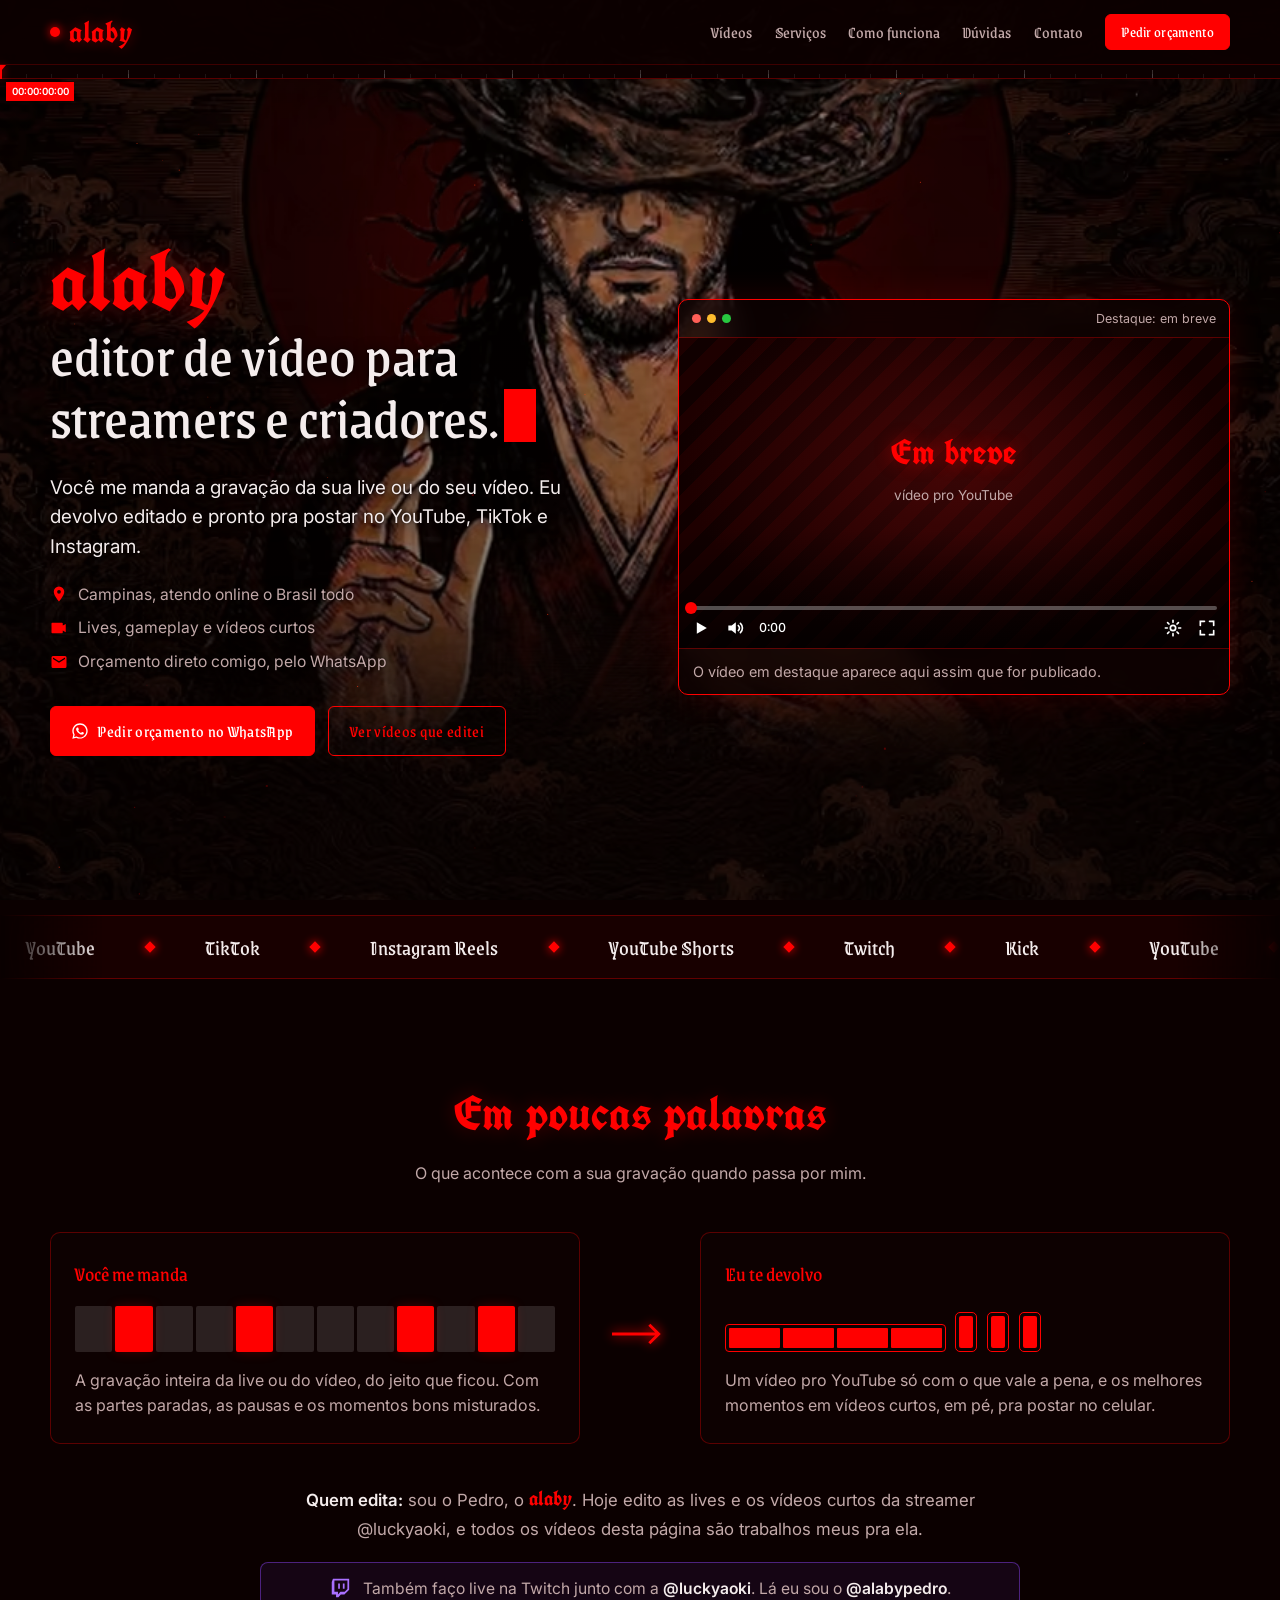
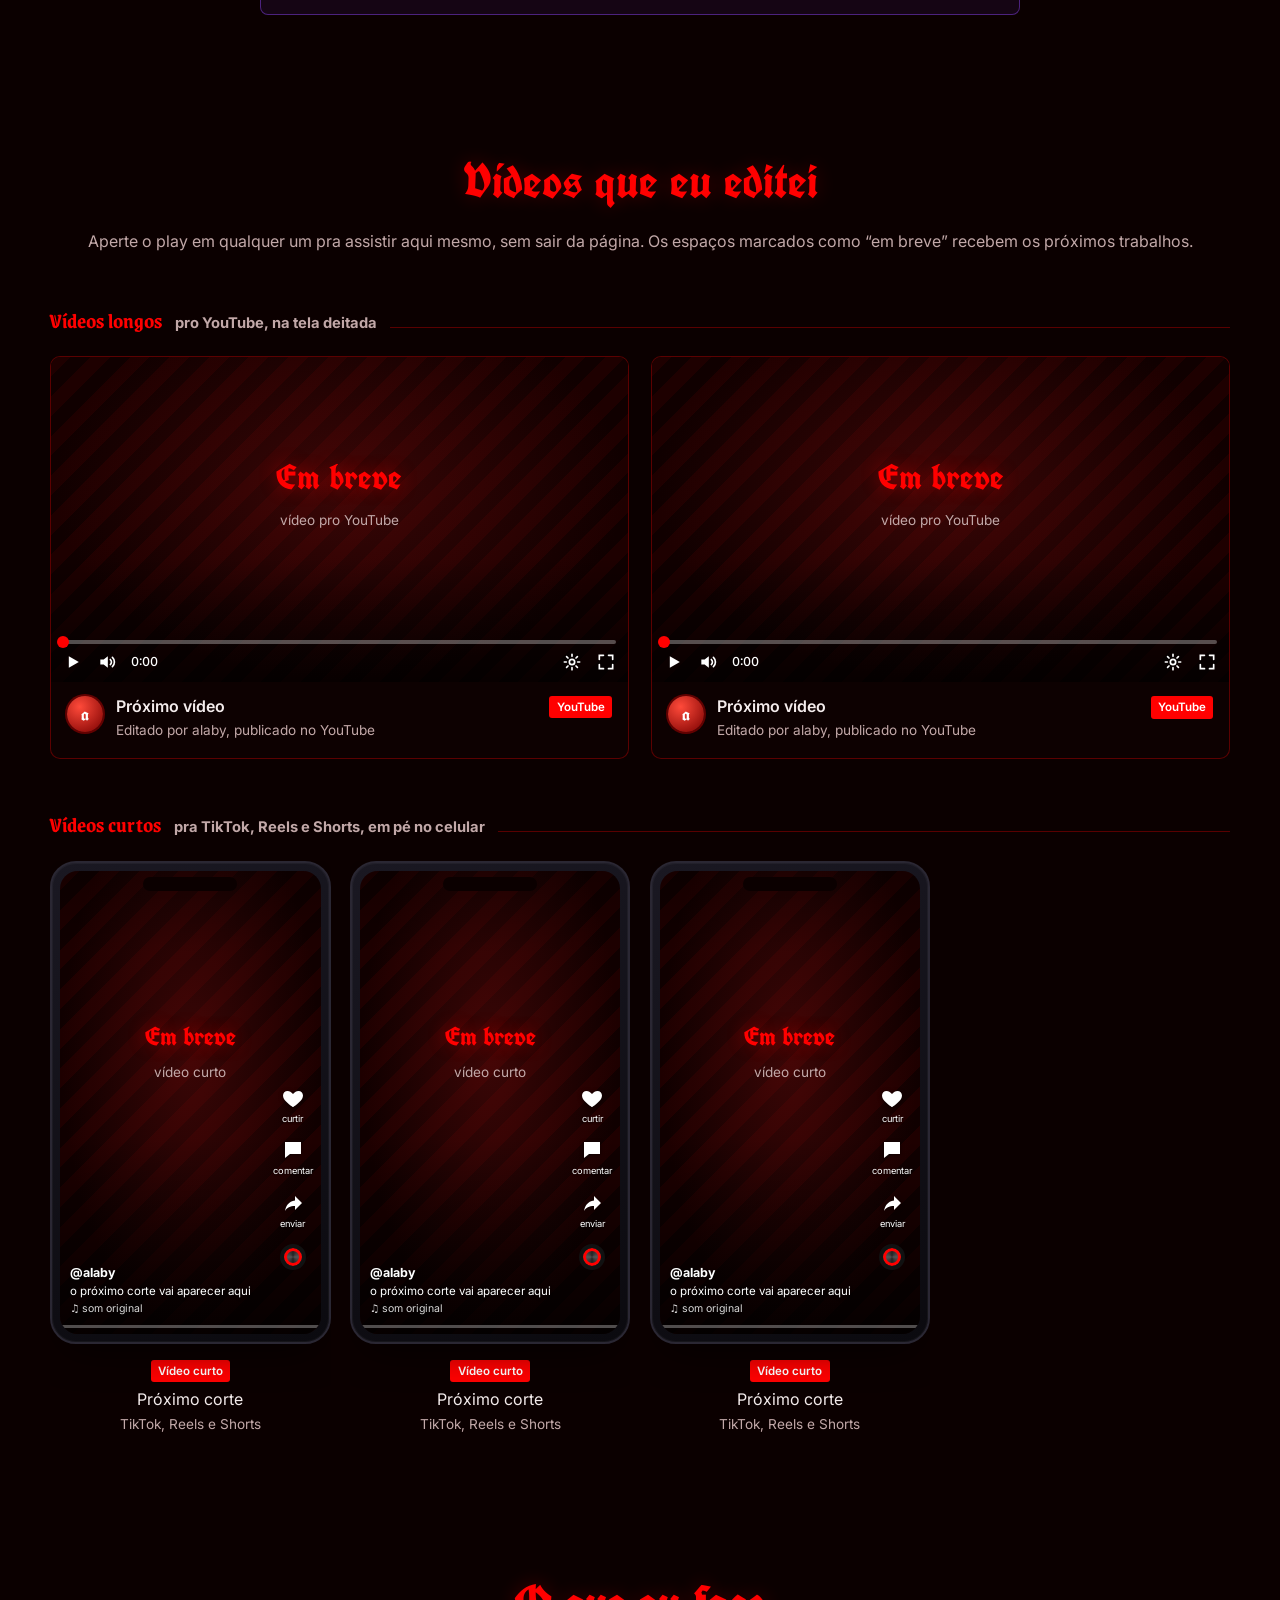
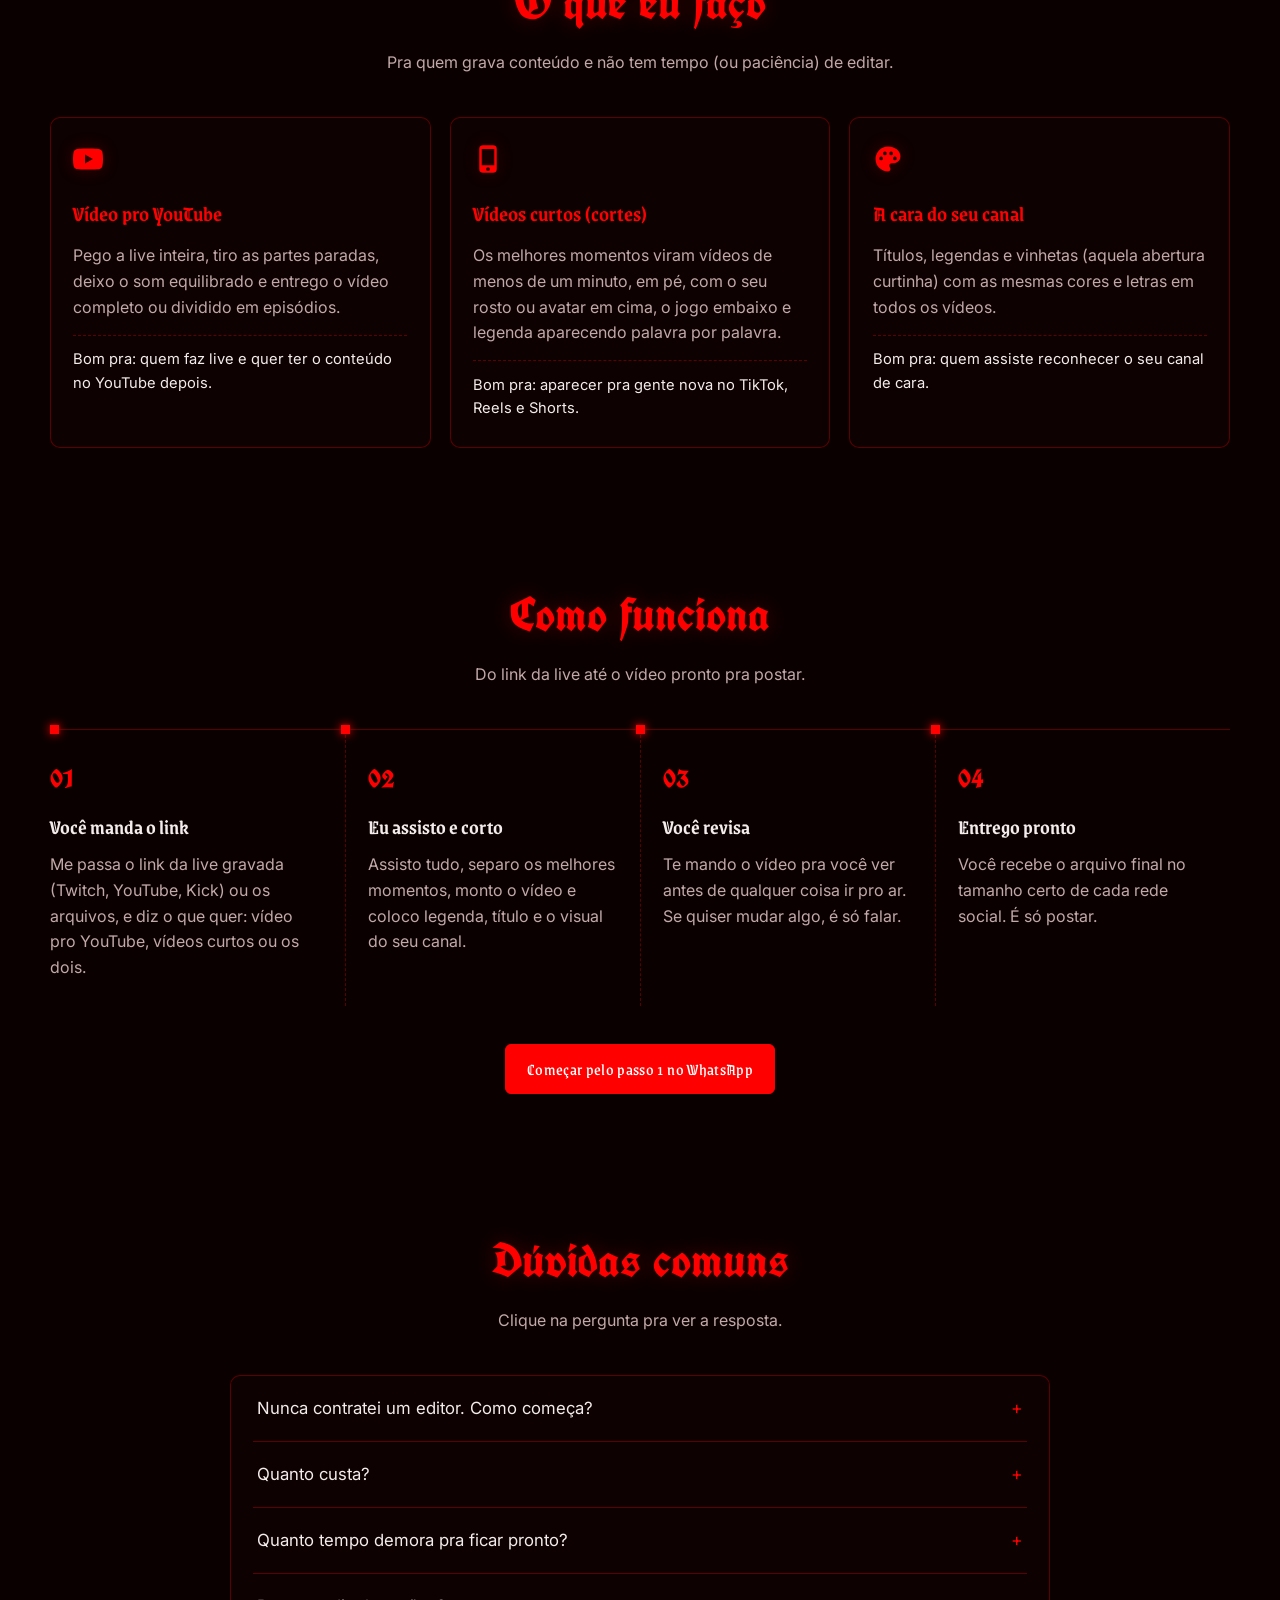
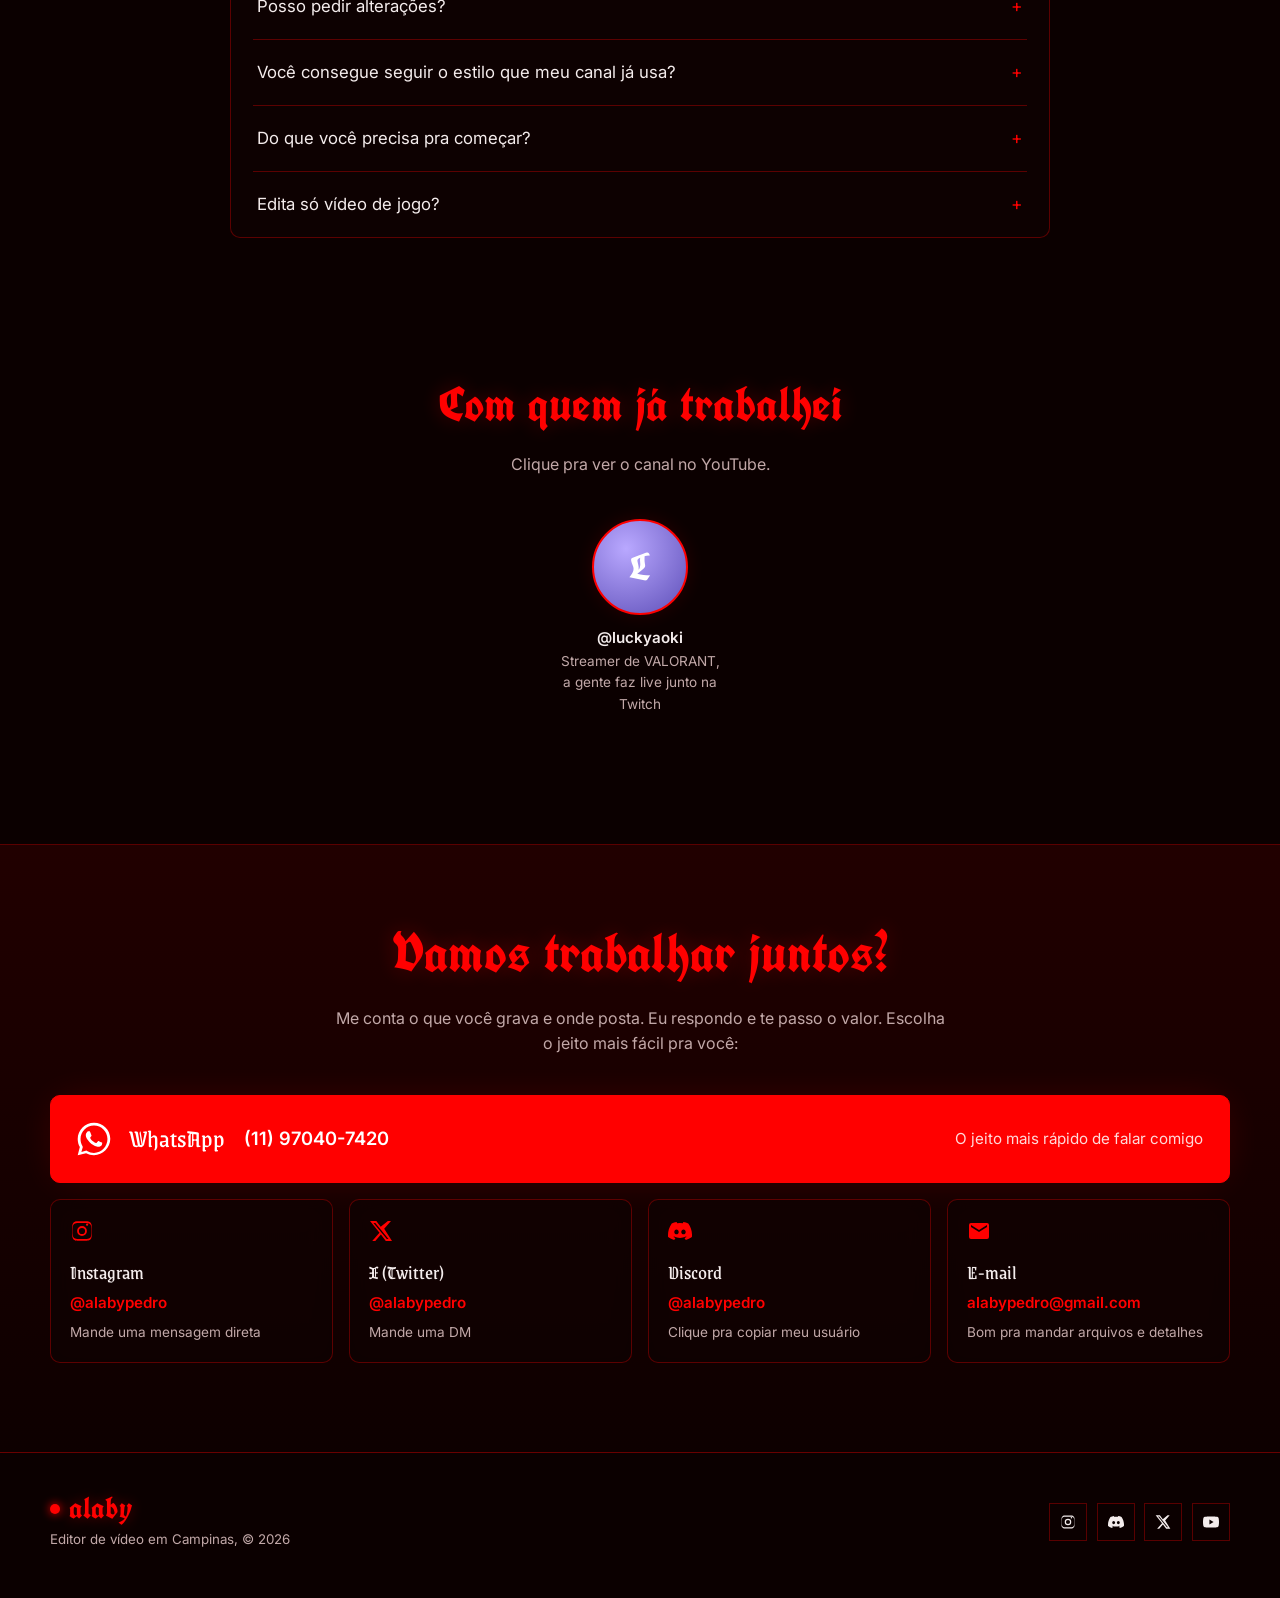
<file: index.html>
<!DOCTYPE html>
<html lang="pt-BR">
<head>
<meta charset="UTF-8">
<meta name="viewport" content="width=device-width, initial-scale=1.0">
<title>Editor de Vídeo para Streamers e Criadores | Cortes de Live e Reels — alabypedro</title>
<meta name="description" content="Edito lives, gameplay e cortes verticais pra TikTok, Reels e Shorts. Editor de vídeo em Campinas para streamers e marcas. Orçamento pelo WhatsApp.">
<link rel="canonical" href="https://alabypedro.netlify.app/">
<meta name="robots" content="index, follow, max-image-preview:large">
<meta name="theme-color" content="#120000">
<link rel="icon" href="favicon.svg" type="image/svg+xml">
<link rel="icon" href="favicon-32.png" sizes="32x32" type="image/png">
<link rel="apple-touch-icon" href="apple-touch-icon.png">
<meta property="og:type" content="website">
<meta property="og:locale" content="pt_BR">
<meta property="og:site_name" content="alabypedro">
<meta property="og:url" content="https://alabypedro.netlify.app/">
<meta property="og:title" content="alabypedro | Editor de vídeo para streamers e criadores">
<meta property="og:description" content="Transformo horas de live em vídeos e cortes que prendem do começo ao fim. Orçamento pelo WhatsApp.">
<meta property="og:image" content="https://alabypedro.netlify.app/og-image.png">
<meta property="og:image:width" content="1200">
<meta property="og:image:height" content="630">
<meta property="og:image:alt" content="alaby, editor de vídeo para streamers e criadores">
<meta name="twitter:card" content="summary_large_image">
<meta name="twitter:site" content="@alabypedro">
<meta name="twitter:title" content="alabypedro | Editor de vídeo para streamers e criadores">
<meta name="twitter:description" content="Lives, gameplay e cortes verticais pra TikTok, Reels e Shorts.">
<meta name="twitter:image" content="https://alabypedro.netlify.app/og-image.png">
<script type="application/ld+json">{"@context": "https://schema.org", "@graph": [{"@type": "WebSite", "@id": "https://alabypedro.netlify.app/#site", "url": "https://alabypedro.netlify.app/", "name": "alabypedro", "inLanguage": "pt-BR"}, {"@type": "Person", "@id": "https://alabypedro.netlify.app/#pessoa", "name": "alabypedro", "alternateName": "alaby", "jobTitle": "Editor de vídeo", "url": "https://alabypedro.netlify.app/", "email": "mailto:alabypedro@gmail.com", "telephone": "+55-11-97040-7420", "address": {"@type": "PostalAddress", "addressLocality": "Campinas", "addressRegion": "SP", "addressCountry": "BR"}, "sameAs": ["https://instagram.com/alabypedro", "https://x.com/alabypedro"], "knowsAbout": ["Edição de vídeo", "Cortes de live", "Edição de gameplay", "Reels", "TikTok", "YouTube Shorts"]}, {"@type": "ProfessionalService", "@id": "https://alabypedro.netlify.app/#servico", "name": "alabypedro | Editor de vídeo para streamers e criadores", "url": "https://alabypedro.netlify.app/", "image": "https://alabypedro.netlify.app/og-image.png", "telephone": "+55-11-97040-7420", "email": "alabypedro@gmail.com", "founder": {"@id": "https://alabypedro.netlify.app/#pessoa"}, "address": {"@type": "PostalAddress", "addressLocality": "Campinas", "addressRegion": "SP", "addressCountry": "BR"}, "areaServed": [{"@type": "City", "name": "Campinas"}, {"@type": "Country", "name": "Brasil"}], "description": "Edição de lives, gameplay e cortes verticais para TikTok, Reels e YouTube Shorts, para streamers, criadores e marcas.", "hasOfferCatalog": {"@type": "OfferCatalog", "name": "Serviços de edição", "itemListElement": [{"@type": "Offer", "itemOffered": {"@type": "Service", "name": "Edição de vídeo pro YouTube", "description": "Live inteira ou dividida em episódios, sem as partes paradas e com áudio ajustado."}}, {"@type": "Offer", "itemOffered": {"@type": "Service", "name": "Cortes verticais de live", "description": "Melhores momentos em 9:16 para TikTok, Reels e Shorts, com legenda palavra por palavra."}}, {"@type": "Offer", "itemOffered": {"@type": "Service", "name": "Identidade visual do canal", "description": "Títulos, legendas e vinhetas no mesmo estilo em todos os vídeos."}}]}}, {"@type": "FAQPage", "mainEntity": [{"@type": "Question", "name": "Nunca contratei um editor. Como começa?", "acceptedAnswer": {"@type": "Answer", "text": "Me chama no WhatsApp e conta o que você faz (live, vídeo, podcast) e onde posta. Eu te explico o que dá pra fazer com o seu material e te passo o valor. Você não precisa entender nada de edição."}}, {"@type": "Question", "name": "Quanto custa?", "acceptedAnswer": {"@type": "Answer", "text": "Depende da duração da live e de quantos cortes você quer. Me chama no WhatsApp com o link que eu te passo o valor por vídeo ou por pacote mensal."}}, {"@type": "Question", "name": "Quanto tempo demora pra ficar pronto?", "acceptedAnswer": {"@type": "Answer", "text": "O prazo é combinado no orçamento, de acordo com o tamanho do material e a quantidade de vídeos por semana."}}, {"@type": "Question", "name": "Posso pedir alterações?", "acceptedAnswer": {"@type": "Answer", "text": "Sim. Você assiste antes de postar e eu ajusto o que precisar."}}, {"@type": "Question", "name": "Você consegue seguir o estilo que meu canal já usa?", "acceptedAnswer": {"@type": "Answer", "text": "Consigo. Me manda dois ou três vídeos que você gosta e eu sigo a mesma linha de legenda, cortes e ritmo."}}, {"@type": "Question", "name": "Do que você precisa pra começar?", "acceptedAnswer": {"@type": "Answer", "text": "Só o link da live gravada (Twitch, YouTube, Kick) ou os arquivos do vídeo. Se tiver avatar, logo ou as cores do canal, manda junto."}}, {"@type": "Question", "name": "Edita só vídeo de jogo?", "acceptedAnswer": {"@type": "Answer", "text": "Meu forte é jogo e live, mas também edito vídeo falado, podcast e conteúdo de marca pra Reels e TikTok."}}]}]}</script>
<link rel="preconnect" href="https://fonts.googleapis.com">
<link rel="preconnect" href="https://fonts.gstatic.com" crossorigin>
<link href="https://fonts.googleapis.com/css2?family=UnifrakturCook:wght@700&family=Grenze+Gotisch:wght@400;600;700&family=Inter:wght@400;500;600&display=swap" rel="stylesheet">
<link rel="preload" href="bg-arte.avif" as="image" type="image/avif">
<link rel="stylesheet" href="style.css">
</head>
<body>
<div class="bg-art" id="bg-art" aria-hidden="true">
  <div class="bg-layer bg-sky"></div>
  <div class="bg-sun"></div>
  <div class="bg-layer bg-waves"></div>
  <div class="bg-layer bg-figure"></div>
  <div class="bg-shade"></div>
  <div class="bg-dim"></div>
</div>
<canvas id="stars" aria-hidden="true"></canvas>

<header class="top">
  <div class="wrap">
    <a class="logo" href="#topo"><span class="rec" aria-hidden="true"></span>alaby</a>
    <nav aria-label="Principal" id="menu">
      <a class="lk" href="#projetos">Vídeos</a>
      <a class="lk" href="#servicos">Serviços</a>
      <a class="lk" href="#como-funciona">Como funciona</a>
      <a class="lk" href="#faq">Dúvidas</a>
      <a class="lk" href="#contato">Contato</a>
      <a class="btn btn-red btn-sm wa-link" href="#" target="_blank" rel="noopener">Pedir orçamento</a>
    </nav>
    <button class="menu-btn" type="button" aria-expanded="false" aria-controls="menu"><span></span><span></span><span></span><b>Menu</b></button>
  </div>
  <div class="scrub" aria-hidden="true">
    <div class="scrub-ticks"></div>
    <div class="scrub-fill" id="scrub-fill"></div>
    <div class="scrub-head" id="scrub-head"><span id="scrub-tc">00:00:00:00</span></div>
  </div>
</header>

<main id="topo">
  <section class="hero wrap">
    <div>
      <h1><span class="nick">alaby</span> <span class="red" style="display:inline"><span id="typed">editor de vídeo para streamers e criadores.</span><span class="caret" aria-hidden="true"></span></span></h1>
      <p class="lead">Você me manda a gravação da sua live ou do seu vídeo. Eu devolvo editado e pronto pra postar no YouTube, TikTok e Instagram.</p>
      <ul class="facts">
        <li><svg viewBox="0 0 24 24" aria-hidden="true"><path d="M12 2a7 7 0 00-7 7c0 5.2 7 13 7 13s7-7.8 7-13a7 7 0 00-7-7zm0 9.5A2.5 2.5 0 1112 6.5a2.5 2.5 0 010 5z"/></svg>Campinas, atendo online o Brasil todo</li>
        <li><svg viewBox="0 0 24 24" aria-hidden="true"><path d="M21 6.5l-4 2.3V6a1 1 0 00-1-1H3a1 1 0 00-1 1v12a1 1 0 001 1h13a1 1 0 001-1v-2.8l4 2.3V6.5z"/></svg>Lives, gameplay e vídeos curtos</li>
        <li><svg viewBox="0 0 24 24" aria-hidden="true"><path d="M20 4H4a2 2 0 00-2 2v12a2 2 0 002 2h16a2 2 0 002-2V6a2 2 0 00-2-2zm0 4l-8 5-8-5V6l8 5 8-5v2z"/></svg>Orçamento direto comigo, pelo WhatsApp</li>
      </ul>
      <div class="ctas">
        <a class="btn btn-red wa-link" href="#" target="_blank" rel="noopener">
          <svg viewBox="0 0 24 24" aria-hidden="true" fill="currentColor"><path d="M17.5 14.4c-.3-.1-1.7-.8-2-.9-.3-.1-.5-.1-.7.1-.2.3-.8.9-.9 1.1-.2.2-.3.2-.6.1-.3-.1-1.2-.5-2.3-1.4-.9-.8-1.4-1.7-1.6-2-.2-.3 0-.5.1-.6l.4-.5c.1-.2.2-.3.3-.5.1-.2 0-.4 0-.5l-.9-2.2c-.2-.6-.5-.5-.7-.5h-.6c-.2 0-.5.1-.8.4-.3.3-1 1-1 2.4s1 2.8 1.2 3c.1.2 2 3.1 4.9 4.3.7.3 1.2.5 1.6.6.7.2 1.3.2 1.8.1.6-.1 1.7-.7 1.9-1.4.2-.7.2-1.2.2-1.4-.1-.1-.3-.2-.6-.3zM12 21.8c-1.7 0-3.4-.5-4.9-1.4l-.4-.2-3.6.9 1-3.5-.2-.4C3 15.6 2.5 13.8 2.5 12 2.5 6.8 6.8 2.5 12 2.5S21.5 6.8 21.5 12 17.2 21.8 12 21.8zM12 .5C5.7.5.5 5.7.5 12c0 2 .5 4 1.5 5.7L.5 23.5l5.9-1.5c1.7.9 3.6 1.4 5.6 1.4 6.3 0 11.5-5.2 11.5-11.5S18.3.5 12 .5z"/></svg>
          Pedir orçamento no WhatsApp
        </a>
        <a class="btn btn-line" href="#projetos">Ver vídeos que editei</a>
      </div>
    </div>
    <div class="window" id="featured">
      <div class="window-bar"><span class="dots" aria-hidden="true"><i></i><i></i><i></i></span><span id="featured-bar">Destaque: em breve</span></div>
      <div id="featured-slot"></div>
      <p class="window-cap" id="featured-cap"></p>
    </div>
  </section>

  <div class="ticker" aria-label="Plataformas pra onde eu entrego vídeos: YouTube, TikTok, Instagram Reels, YouTube Shorts, Twitch e Kick">
    <div class="ticker-track" aria-hidden="true">
      <span>YouTube</span><span>TikTok</span><span>Instagram Reels</span><span>YouTube Shorts</span><span>Twitch</span><span>Kick</span>
      <span>YouTube</span><span>TikTok</span><span>Instagram Reels</span><span>YouTube Shorts</span><span>Twitch</span><span>Kick</span>
    </div>
  </div>

  <section class="block wrap" id="resumo" aria-labelledby="resumo-t">
    <h2 class="sec-title" id="resumo-t">Em poucas palavras</h2>
    <p class="sec-sub">O que acontece com a sua gravação quando passa por mim.</p>
    <div class="explain">
      <div class="ex-col">
        <span class="ex-label">Você me manda</span>
        <div class="rawbar" aria-hidden="true"><i></i><i class="hl"></i><i></i><i></i><i class="hl"></i><i></i><i></i><i></i><i class="hl"></i><i></i><i class="hl"></i><i></i></div>
        <p>A gravação inteira da live ou do vídeo, do jeito que ficou. Com as partes paradas, as pausas e os momentos bons misturados.</p>
      </div>
      <div class="ex-arrow" aria-hidden="true"><svg viewBox="0 0 48 24"><path d="M0 12h40M32 4l8 8-8 8"/></svg></div>
      <div class="ex-col">
        <span class="ex-label">Eu te devolvo</span>
        <div class="outs" aria-hidden="true">
          <div class="out-h"><b></b><b></b><b></b><b></b></div>
          <div class="out-v"><b></b></div><div class="out-v"><b></b></div><div class="out-v"><b></b></div>
        </div>
        <p>Um vídeo pro YouTube só com o que vale a pena, e os melhores momentos em vídeos curtos, em pé, pra postar no celular.</p>
      </div>
    </div>
    <p class="about"><strong>Quem edita:</strong> sou o Pedro, o <span class="nick-inline">alaby</span>. Hoje edito as lives e os vídeos curtos da streamer @luckyaoki, e todos os vídeos desta página são trabalhos meus pra ela.</p>
    <p class="live-note"><svg viewBox="0 0 24 24" aria-hidden="true"><path d="M4.3 2L3 5.4v13.8h4.7V22h2.6l2.6-2.8h3.9L22 14V2H4.3zm15.8 11.1l-3 3.1h-4.7L9.8 19v-2.8H5.9V3.9h14.2v9.2zM17 7.2h-1.9v5.5H17V7.2zm-5.1 0H10v5.5h1.9V7.2z"/></svg><span>Também faço live na Twitch junto com a <strong>@luckyaoki</strong>. Lá eu sou o <strong>@alabypedro</strong>.</span></p>
  </section>

  <section class="block wrap" id="projetos">
    <h2 class="sec-title">Vídeos que eu editei</h2>
    <p class="sec-sub">Aperte o play em qualquer um pra assistir aqui mesmo, sem sair da página. Os espaços marcados como “em breve” recebem os próximos trabalhos.</p>

    <h3 class="group-title">Vídeos longos <em>pro YouTube, na tela deitada</em></h3>
    <div class="grid-h" id="list-h"></div>

    <h3 class="group-title">Vídeos curtos <em>pra TikTok, Reels e Shorts, em pé no celular</em></h3>
    <div class="grid-v" id="list-v"></div>
  </section>

  <section class="block wrap" id="servicos">
    <h2 class="sec-title">O que eu faço</h2>
    <p class="sec-sub">Pra quem grava conteúdo e não tem tempo (ou paciência) de editar.</p>
    <div class="services">
      <div class="svc">
        <svg class="svc-ico" viewBox="0 0 24 24" aria-hidden="true"><path d="M23.5 6.2a3 3 0 00-2.1-2.1C19.5 3.6 12 3.6 12 3.6s-7.5 0-9.4.5A3 3 0 00.5 6.2 31 31 0 000 12a31 31 0 00.5 5.8 3 3 0 002.1 2.1c1.9.5 9.4.5 9.4.5s7.5 0 9.4-.5a3 3 0 002.1-2.1A31 31 0 0024 12a31 31 0 00-.5-5.8zM9.6 15.6V8.4l6.3 3.6-6.3 3.6z"/></svg>
        <h3>Vídeo pro YouTube</h3>
        <p>Pego a live inteira, tiro as partes paradas, deixo o som equilibrado e entrego o vídeo completo ou dividido em episódios.</p>
        <p class="svc-for">Bom pra: quem faz live e quer ter o conteúdo no YouTube depois.</p>
      </div>
      <div class="svc">
        <svg class="svc-ico" viewBox="0 0 24 24" aria-hidden="true"><path d="M16 1H8a3 3 0 00-3 3v16a3 3 0 003 3h8a3 3 0 003-3V4a3 3 0 00-3-3zm-4 20.5a1.5 1.5 0 110-3 1.5 1.5 0 010 3zM17 17H7V4h10v13z"/></svg>
        <h3>Vídeos curtos (cortes)</h3>
        <p>Os melhores momentos viram vídeos de menos de um minuto, em pé, com o seu rosto ou avatar em cima, o jogo embaixo e legenda aparecendo palavra por palavra.</p>
        <p class="svc-for">Bom pra: aparecer pra gente nova no TikTok, Reels e Shorts.</p>
      </div>
      <div class="svc">
        <svg class="svc-ico" viewBox="0 0 24 24" aria-hidden="true"><path d="M12 2a10 10 0 000 20c1.1 0 2-.9 2-2 0-.5-.2-1-.5-1.3-.3-.4-.5-.8-.5-1.3 0-1.1.9-2 2-2h2.4A5.6 5.6 0 0022 9.8C22 5.5 17.5 2 12 2zM6.5 13a1.5 1.5 0 110-3 1.5 1.5 0 010 3zm3-4a1.5 1.5 0 110-3 1.5 1.5 0 010 3zm5 0a1.5 1.5 0 110-3 1.5 1.5 0 010 3zm3 4a1.5 1.5 0 110-3 1.5 1.5 0 010 3z"/></svg>
        <h3>A cara do seu canal</h3>
        <p>Títulos, legendas e vinhetas (aquela abertura curtinha) com as mesmas cores e letras em todos os vídeos.</p>
        <p class="svc-for">Bom pra: quem assiste reconhecer o seu canal de cara.</p>
      </div>
    </div>
  </section>

  <section class="block wrap" id="como-funciona">
    <h2 class="sec-title">Como funciona</h2>
    <p class="sec-sub">Do link da live até o vídeo pronto pra postar.</p>
    <ol class="steps">
      <li class="step">
        <span class="step-n">01</span>
        <h3>Você manda o link</h3>
        <p>Me passa o link da live gravada (Twitch, YouTube, Kick) ou os arquivos, e diz o que quer: vídeo pro YouTube, vídeos curtos ou os dois.</p>
      </li>
      <li class="step">
        <span class="step-n">02</span>
        <h3>Eu assisto e corto</h3>
        <p>Assisto tudo, separo os melhores momentos, monto o vídeo e coloco legenda, título e o visual do seu canal.</p>
      </li>
      <li class="step">
        <span class="step-n">03</span>
        <h3>Você revisa</h3>
        <p>Te mando o vídeo pra você ver antes de qualquer coisa ir pro ar. Se quiser mudar algo, é só falar.</p>
      </li>
      <li class="step">
        <span class="step-n">04</span>
        <h3>Entrego pronto</h3>
        <p>Você recebe o arquivo final no tamanho certo de cada rede social. É só postar.</p>
      </li>
    </ol>
    <div class="mid-cta"><a class="btn btn-red wa-link" href="#" target="_blank" rel="noopener">Começar pelo passo 1 no WhatsApp</a></div>
  </section>

  <section class="block wrap" id="faq">
    <h2 class="sec-title">Dúvidas comuns</h2>
    <p class="sec-sub">Clique na pergunta pra ver a resposta.</p>
    <div class="faq">
      <details>
        <summary>Nunca contratei um editor. Como começa?</summary>
        <p>Me chama no WhatsApp e conta o que você faz (live, vídeo, podcast) e onde posta. Eu te explico o que dá pra fazer com o seu material e te passo o valor. Você não precisa entender nada de edição.</p>
      </details>
      <details>
        <summary>Quanto custa?</summary>
        <p>Depende da duração da live e de quantos cortes você quer. Me chama no WhatsApp com o link que eu te passo o valor por vídeo ou por pacote mensal.</p>
      </details>
      <details>
        <summary>Quanto tempo demora pra ficar pronto?</summary>
        <p>O prazo é combinado no orçamento, de acordo com o tamanho do material e a quantidade de vídeos por semana.</p>
      </details>
      <details>
        <summary>Posso pedir alterações?</summary>
        <p>Sim. Você assiste antes de postar e eu ajusto o que precisar.</p>
      </details>
      <details>
        <summary>Você consegue seguir o estilo que meu canal já usa?</summary>
        <p>Consigo. Me manda dois ou três vídeos que você gosta e eu sigo a mesma linha de legenda, cortes e ritmo.</p>
      </details>
      <details>
        <summary>Do que você precisa pra começar?</summary>
        <p>Só o link da live gravada (Twitch, YouTube, Kick) ou os arquivos do vídeo. Se tiver avatar, logo ou as cores do canal, manda junto.</p>
      </details>
      <details>
        <summary>Edita só vídeo de jogo?</summary>
        <p>Meu forte é jogo e live, mas também edito vídeo falado, podcast e conteúdo de marca pra Reels e TikTok.</p>
      </details>
    </div>
  </section>

  <section class="block wrap" id="depoimentos" hidden>
    <h2 class="sec-title">O que dizem</h2>
    <div class="quotes" id="quotes"></div>
  </section>

  <section class="block wrap" id="clientes">
    <h2 class="sec-title">Com quem já trabalhei</h2>
    <p class="sec-sub">Clique pra ver o canal no YouTube.</p>
    <div class="clients">
      <a class="client" href="https://www.youtube.com/@LuckyAoki" target="_blank" rel="noopener">
        <span class="pic" aria-hidden="true">L</span>
        <span><strong>@luckyaoki</strong>Streamer de VALORANT, a gente faz live junto na Twitch</span>
      </a>
    </div>
  </section>

  <section class="contact" id="contato" aria-labelledby="contato-t">
    <div class="wrap">
      <div class="contact-head">
        <h2 id="contato-t">Vamos trabalhar juntos?</h2>
        <p>Me conta o que você grava e onde posta. Eu respondo e te passo o valor. Escolha o jeito mais fácil pra você:</p>
      </div>
      <div class="cgrid">
        <a class="ccard ccard-main wa-link" href="#" target="_blank" rel="noopener">
          <svg viewBox="0 0 24 24" aria-hidden="true" fill="currentColor"><path d="M17.5 14.4c-.3-.1-1.7-.8-2-.9-.3-.1-.5-.1-.7.1-.2.3-.8.9-.9 1.1-.2.2-.3.2-.6.1-.3-.1-1.2-.5-2.3-1.4-.9-.8-1.4-1.7-1.6-2-.2-.3 0-.5.1-.6l.4-.5c.1-.2.2-.3.3-.5.1-.2 0-.4 0-.5l-.9-2.2c-.2-.6-.5-.5-.7-.5h-.6c-.2 0-.5.1-.8.4-.3.3-1 1-1 2.4s1 2.8 1.2 3c.1.2 2 3.1 4.9 4.3.7.3 1.2.5 1.6.6.7.2 1.3.2 1.8.1.6-.1 1.7-.7 1.9-1.4.2-.7.2-1.2.2-1.4-.1-.1-.3-.2-.6-.3zM12 21.8c-1.7 0-3.4-.5-4.9-1.4l-.4-.2-3.6.9 1-3.5-.2-.4C3 15.6 2.5 13.8 2.5 12 2.5 6.8 6.8 2.5 12 2.5S21.5 6.8 21.5 12 17.2 21.8 12 21.8zM12 .5C5.7.5.5 5.7.5 12c0 2 .5 4 1.5 5.7L.5 23.5l5.9-1.5c1.7.9 3.6 1.4 5.6 1.4 6.3 0 11.5-5.2 11.5-11.5S18.3.5 12 .5z"/></svg><span class="c-name">WhatsApp</span><span class="c-val">(11) 97040-7420</span><span class="c-hint">O jeito mais rápido de falar comigo</span>
        </a>
        <a class="ccard" href="https://instagram.com/alabypedro" target="_blank" rel="noopener">
          <svg viewBox="0 0 24 24" aria-hidden="true" fill="currentColor"><path d="M12 2.2c3.2 0 3.6 0 4.8.1 1.2.1 1.8.2 2.2.4.6.2 1 .5 1.4.9.4.4.7.8.9 1.4.2.4.4 1 .4 2.2.1 1.3.1 1.6.1 4.8s0 3.6-.1 4.8c-.1 1.2-.2 1.8-.4 2.2-.2.6-.5 1-.9 1.4-.4.4-.8.7-1.4.9-.4.2-1 .4-2.2.4-1.3.1-1.6.1-4.8.1s-3.6 0-4.8-.1c-1.2-.1-1.8-.2-2.2-.4-.6-.2-1-.5-1.4-.9-.4-.4-.7-.8-.9-1.4-.2-.4-.4-1-.4-2.2C2.2 15.6 2.2 15.2 2.2 12s0-3.6.1-4.8c.1-1.2.2-1.8.4-2.2.2-.6.5-1 .9-1.4.4-.4.8-.7 1.4-.9.4-.2 1-.4 2.2-.4C8.4 2.2 8.8 2.2 12 2.2zm0 1.8c-3.1 0-3.5 0-4.7.1-1.1.1-1.7.2-2.1.4-.5.2-.9.4-1.3.8-.4.4-.6.8-.8 1.3-.2.4-.3 1-.4 2.1C2.6 9.9 2.6 10.3 2.6 12s0 2.1.1 3.3c.1 1.1.2 1.7.4 2.1.2.5.4.9.8 1.3.4.4.8.6 1.3.8.4.2 1 .3 2.1.4 1.2.1 1.6.1 4.7.1s3.5 0 4.7-.1c1.1-.1 1.7-.2 2.1-.4.5-.2.9-.4 1.3-.8.4-.4.6-.8.8-1.3.2-.4.3-1 .4-2.1.1-1.2.1-1.6.1-3.3s0-2.1-.1-3.3c-.1-1.1-.2-1.7-.4-2.1-.2-.5-.4-.9-.8-1.3-.4-.4-.8-.6-1.3-.8-.4-.2-1-.3-2.1-.4C15.5 4 15.1 4 12 4zm0 3.1a4.9 4.9 0 110 9.8 4.9 4.9 0 010-9.8zm0 8a3.1 3.1 0 100-6.2 3.1 3.1 0 000 6.2zm5.1-8.3a1.1 1.1 0 110-2.3 1.1 1.1 0 010 2.3z"/></svg><span class="c-name">Instagram</span><span class="c-val">@alabypedro</span><span class="c-hint">Mande uma mensagem direta</span>
        </a>
        <a class="ccard" href="https://x.com/alabypedro" target="_blank" rel="noopener">
          <svg viewBox="0 0 24 24" aria-hidden="true" fill="currentColor"><path d="M18.9 2H22l-6.8 7.8L23 22h-6.2l-4.9-6.4L6.3 22H3.2l7.3-8.3L1 2h6.3l4.4 5.8L18.9 2zm-1.1 18h1.7L6.3 3.9H4.5L17.8 20z"/></svg><span class="c-name">X (Twitter)</span><span class="c-val">@alabypedro</span><span class="c-hint">Mande uma DM</span>
        </a>
        <button class="ccard discord-copy" type="button" aria-label="Copiar o usuário do Discord alabypedro">
          <svg viewBox="0 0 24 24" aria-hidden="true" fill="currentColor"><path d="M20.3 4.4A19.8 19.8 0 0015.4 3l-.6 1.3a18.4 18.4 0 00-5.6 0L8.6 3a19.7 19.7 0 00-4.9 1.5C.6 9.1-.3 13.6.1 18.1A19.9 19.9 0 006.2 21l1.3-2.1c-.7-.3-1.4-.6-2-1l.5-.4a14.2 14.2 0 0012 0l.5.4c-.6.4-1.3.7-2 1l1.3 2.1a19.8 19.8 0 006.1-2.9c.5-5.2-.8-9.7-3.6-13.7zM8.5 15.3c-1.2 0-2.2-1.1-2.2-2.4s1-2.4 2.2-2.4 2.2 1.1 2.2 2.4-1 2.4-2.2 2.4zm7 0c-1.2 0-2.2-1.1-2.2-2.4s1-2.4 2.2-2.4 2.2 1.1 2.2 2.4-1 2.4-2.2 2.4z"/></svg><span class="c-name">Discord</span><span class="c-val">@alabypedro</span><span class="c-hint">Clique pra copiar meu usuário</span>
        </button>
        <a class="ccard" href="mailto:alabypedro@gmail.com?subject=Or%C3%A7amento%20de%20edi%C3%A7%C3%A3o">
          <svg viewBox="0 0 24 24" aria-hidden="true" fill="currentColor"><path d="M20 4H4a2 2 0 00-2 2v12a2 2 0 002 2h16a2 2 0 002-2V6a2 2 0 00-2-2zm0 4l-8 5-8-5V6l8 5 8-5v2z"/></svg><span class="c-name">E-mail</span><span class="c-val">alabypedro@gmail.com</span><span class="c-hint">Bom pra mandar arquivos e detalhes</span>
        </a>
      </div>
      <p class="toast" id="toast" role="status" aria-live="polite"></p>
    </div>
  </section>
</main>

<footer>
  <div class="wrap">
    <div>
      <a class="logo" href="#topo"><span class="rec" aria-hidden="true"></span>alaby</a>
      <small>Editor de vídeo em Campinas, © 2026</small>
    </div>
    <div class="socials">
      <a href="https://instagram.com/alabypedro" target="_blank" rel="noopener" aria-label="Instagram"><svg viewBox="0 0 24 24"><path d="M12 2.2c3.2 0 3.6 0 4.8.1 1.2.1 1.8.2 2.2.4.6.2 1 .5 1.4.9.4.4.7.8.9 1.4.2.4.4 1 .4 2.2.1 1.3.1 1.6.1 4.8s0 3.6-.1 4.8c-.1 1.2-.2 1.8-.4 2.2-.2.6-.5 1-.9 1.4-.4.4-.8.7-1.4.9-.4.2-1 .4-2.2.4-1.3.1-1.6.1-4.8.1s-3.6 0-4.8-.1c-1.2-.1-1.8-.2-2.2-.4-.6-.2-1-.5-1.4-.9-.4-.4-.7-.8-.9-1.4-.2-.4-.4-1-.4-2.2C2.2 15.6 2.2 15.2 2.2 12s0-3.6.1-4.8c.1-1.2.2-1.8.4-2.2.2-.6.5-1 .9-1.4.4-.4.8-.7 1.4-.9.4-.2 1-.4 2.2-.4C8.4 2.2 8.8 2.2 12 2.2zm0 1.8c-3.1 0-3.5 0-4.7.1-1.1.1-1.7.2-2.1.4-.5.2-.9.4-1.3.8-.4.4-.6.8-.8 1.3-.2.4-.3 1-.4 2.1C2.6 9.9 2.6 10.3 2.6 12s0 2.1.1 3.3c.1 1.1.2 1.7.4 2.1.2.5.4.9.8 1.3.4.4.8.6 1.3.8.4.2 1 .3 2.1.4 1.2.1 1.6.1 4.7.1s3.5 0 4.7-.1c1.1-.1 1.7-.2 2.1-.4.5-.2.9-.4 1.3-.8.4-.4.6-.8.8-1.3.2-.4.3-1 .4-2.1.1-1.2.1-1.6.1-3.3s0-2.1-.1-3.3c-.1-1.1-.2-1.7-.4-2.1-.2-.5-.4-.9-.8-1.3-.4-.4-.8-.6-1.3-.8-.4-.2-1-.3-2.1-.4C15.5 4 15.1 4 12 4zm0 3.1a4.9 4.9 0 110 9.8 4.9 4.9 0 010-9.8zm0 8a3.1 3.1 0 100-6.2 3.1 3.1 0 000 6.2zm5.1-8.3a1.1 1.1 0 110-2.3 1.1 1.1 0 010 2.3z"/></svg></a>
      <button class="discord-copy" type="button" aria-label="Copiar o usuário do Discord alabypedro"><svg viewBox="0 0 24 24" aria-hidden="true"><path d="M20.3 4.4A19.8 19.8 0 0015.4 3l-.6 1.3a18.4 18.4 0 00-5.6 0L8.6 3a19.7 19.7 0 00-4.9 1.5C.6 9.1-.3 13.6.1 18.1A19.9 19.9 0 006.2 21l1.3-2.1c-.7-.3-1.4-.6-2-1l.5-.4a14.2 14.2 0 0012 0l.5.4c-.6.4-1.3.7-2 1l1.3 2.1a19.8 19.8 0 006.1-2.9c.5-5.2-.8-9.7-3.6-13.7zM8.5 15.3c-1.2 0-2.2-1.1-2.2-2.4s1-2.4 2.2-2.4 2.2 1.1 2.2 2.4-1 2.4-2.2 2.4zm7 0c-1.2 0-2.2-1.1-2.2-2.4s1-2.4 2.2-2.4 2.2 1.1 2.2 2.4-1 2.4-2.2 2.4z"/></svg></button>
      <a href="https://x.com/alabypedro" target="_blank" rel="noopener" aria-label="X"><svg viewBox="0 0 24 24"><path d="M18.9 2H22l-6.8 7.8L23 22h-6.2l-4.9-6.4L6.3 22H3.2l7.3-8.3L1 2h6.3l4.4 5.8L18.9 2zm-1.1 18h1.7L6.3 3.9H4.5L17.8 20z"/></svg></a>
      <a href="https://www.youtube.com/@LuckyAoki" target="_blank" rel="noopener" aria-label="YouTube"><svg viewBox="0 0 24 24"><path d="M23.5 6.2a3 3 0 00-2.1-2.1C19.5 3.6 12 3.6 12 3.6s-7.5 0-9.4.5A3 3 0 00.5 6.2 31 31 0 000 12a31 31 0 00.5 5.8 3 3 0 002.1 2.1c1.9.5 9.4.5 9.4.5s7.5 0 9.4-.5a3 3 0 002.1-2.1A31 31 0 0024 12a31 31 0 00-.5-5.8zM9.6 15.6V8.4l6.3 3.6-6.3 3.6z"/></svg></a>
    </div>
  </div>
</footer>

<a class="fab wa-link" href="#" target="_blank" rel="noopener" aria-label="Chamar no WhatsApp">
  <svg viewBox="0 0 24 24"><path d="M17.5 14.4c-.3-.1-1.7-.8-2-.9-.3-.1-.5-.1-.7.1-.2.3-.8.9-.9 1.1-.2.2-.3.2-.6.1-.3-.1-1.2-.5-2.3-1.4-.9-.8-1.4-1.7-1.6-2-.2-.3 0-.5.1-.6l.4-.5c.1-.2.2-.3.3-.5.1-.2 0-.4 0-.5l-.9-2.2c-.2-.6-.5-.5-.7-.5h-.6c-.2 0-.5.1-.8.4-.3.3-1 1-1 2.4s1 2.8 1.2 3c.1.2 2 3.1 4.9 4.3.7.3 1.2.5 1.6.6.7.2 1.3.2 1.8.1.6-.1 1.7-.7 1.9-1.4.2-.7.2-1.2.2-1.4-.1-.1-.3-.2-.6-.3zM12 21.8c-1.7 0-3.4-.5-4.9-1.4l-.4-.2-3.6.9 1-3.5-.2-.4C3 15.6 2.5 13.8 2.5 12 2.5 6.8 6.8 2.5 12 2.5S21.5 6.8 21.5 12 17.2 21.8 12 21.8zM12 .5C5.7.5.5 5.7.5 12c0 2 .5 4 1.5 5.7L.5 23.5l5.9-1.5c1.7.9 3.6 1.4 5.6 1.4 6.3 0 11.5-5.2 11.5-11.5S18.3.5 12 .5z"/></svg>
</a>

<script src="config.js"></script>
<script>
// link de acesso do admin (convite ou login por e-mail) cai aqui: manda pro painel
if(/access_token=|error_description=/.test(location.hash)){location.replace('admin.html'+location.hash);}
(function(){
  var WA='https://wa.me/5511970407420?text='+encodeURIComponent('Oi, vi seu portfólio e quero um orçamento');
  document.querySelectorAll('.wa-link').forEach(function(a){a.href=WA});
  var reduce=matchMedia('(prefers-reduced-motion: reduce)').matches;

  /* ---------- estrelas (fundo) ---------- */
  var c=document.getElementById('stars'),x=c.getContext('2d'),S=[],cw=0,ch=0,last=-100;
  /* resolução 1x e menos faíscas: o desenho fica leve; no celular a barra de endereço some ao rolar e dispara resize, então só recria se a largura mudar ou a altura mudar muito */
  function size(force){var w=innerWidth,h=innerHeight;if(!force&&w===cw&&Math.abs(h-ch)<160)return;cw=w;ch=h;c.width=w;c.height=h;S=[];var n=Math.min(110,Math.round(w*h/16000));for(var i=0;i<n;i++)S.push({x:Math.random()*w,y:Math.random()*h,s:Math.random()<.12?2:1,r:Math.random()<.35,v:.05+Math.random()*.15,p:Math.random()*6});}
  function draw(t){if(!reduce)requestAnimationFrame(draw);if(t-last<33)return;last=t;x.clearRect(0,0,cw,ch);for(var i=0;i<S.length;i++){var s=S[i],a=.35+.35*Math.sin(t/900+s.p);x.globalAlpha=s.r?a:a*.55;x.fillStyle=s.r?'#ff3c14':'#ff0000';x.fillRect(s.x,s.y,s.s,s.s);if(!reduce){s.y-=s.v*3.2;s.x+=Math.sin(t/1400+s.p)*.3;if(s.y<0)s.y=ch;}}}
  size(true);addEventListener('resize',function(){size(false)});requestAnimationFrame(draw);

  /* ---------- título ---------- */
  /* título completo fica sempre no HTML (bom pro Google); só o cursor pisca */

  /* ---------- vídeos ---------- */
  function esc(s){return String(s||'').replace(/[&<>"']/g,function(m){return{'&':'&amp;','<':'&lt;','>':'&gt;','"':'&quot;',"'":'&#39;'}[m]})}
  /* ícones das molduras (YouTube deitado e vídeo curto em pé) */
  var I={
    play:'<svg viewBox="0 0 24 24"><path d="M7 5l12 7-12 7z"/></svg>',
    vol:'<svg viewBox="0 0 24 24"><path d="M4 9h4l5-4v14l-5-4H4z"/><path class="st" d="M16 9a4 4 0 010 6M18.5 6.5a7.5 7.5 0 010 11"/></svg>',
    gear:'<svg viewBox="0 0 24 24"><circle class="st" cx="12" cy="12" r="3.2"/><path class="st" d="M12 2.8v2.4M12 18.8v2.4M2.8 12h2.4M18.8 12h2.4M5.5 5.5l1.7 1.7M16.8 16.8l1.7 1.7M5.5 18.5l1.7-1.7M16.8 7.2l1.7-1.7"/></svg>',
    full:'<svg viewBox="0 0 24 24"><path class="st" d="M4 9V4h5M20 9V4h-5M4 15v5h5M20 15v5h-5"/></svg>',
    heart:'<svg viewBox="0 0 24 24"><path d="M12 21s-7.5-4.6-9.5-9.1C1 8.3 3.2 5 6.6 5c2 0 3.6 1.1 5.4 3 1.8-1.9 3.4-3 5.4-3C20.8 5 23 8.3 21.5 11.9 19.5 16.4 12 21 12 21z"/></svg>',
    chat:'<svg viewBox="0 0 24 24"><path d="M4 4h16v12H9l-5 4z"/></svg>',
    share:'<svg viewBox="0 0 24 24"><path d="M14 5l7 7-7 7v-4c-5 0-8 1.5-10 5 .8-5 3.5-9.5 10-10.5z"/></svg>'
  };
  var PLAY='<span class="play"><svg viewBox="0 0 24 24"><path d="M6 4l14 8-14 8z"/></svg></span>';
  function ytUI(){return '<span class="yt-ui" aria-hidden="true"><span class="yt-bar"><i></i></span><span class="yt-ctl">'+I.play+I.vol+'<em>0:00</em><span class="sp"></span>'+I.gear+I.full+'</span></span>';}
  function vtUI(caption){return '<span class="vt-ui" aria-hidden="true"><span class="vt-side"><span>'+I.heart+'<em>curtir</em></span><span>'+I.chat+'<em>comentar</em></span><span>'+I.share+'<em>enviar</em></span><span class="vt-disc"></span></span><span class="vt-cap"><b>@alaby</b>'+esc(caption)+'<em>&#9835; som original</em></span><span class="vt-bar"><i></i></span></span>';}
  function thumb(v){return '<img src="https://i.ytimg.com/vi/'+esc(v.youtube_id)+'/hqdefault.jpg" alt="Miniatura do vídeo editado: '+esc(v.title)+'" loading="lazy" width="480" height="360">';}
  function player(v,vertical){
    return '<button class="player'+(vertical?' v':'')+'" data-id="'+esc(v.youtube_id)+'" aria-label="Assistir: '+esc(v.title)+'">'+thumb(v)+(vertical?vtUI(v.title):ytUI())+PLAY+'</button>';
  }
  function placeholder(vertical){
    return '<div class="player ph'+(vertical?' v':'')+'" role="img" aria-label="Espaço reservado para um vídeo que ainda vai ser publicado"><span class="ph-in"><b>Em breve</b><small>'+(vertical?'vídeo curto':'vídeo pro YouTube')+'</small></span>'+(vertical?vtUI('o próximo corte vai aparecer aqui'):ytUI())+'</div>';
  }
  function hCard(v){
    var body=v?player(v,false):placeholder(false);
    return '<article class="card ytc'+(v?'':' is-ph')+'">'+body+'<div class="yt-meta"><span class="yt-av" aria-hidden="true">a</span><div><h3>'+(v?esc(v.title):'Próximo vídeo')+'</h3><small>'+(v?esc(v.subtitle||'Editado por alaby'):'Editado por alaby, publicado no YouTube')+'</small></div><span class="tag">YouTube</span></div></article>';
  }
  function vCard(v){
    var body=v?player(v,true):placeholder(true);
    return '<article class="card phone-card'+(v?'':' is-ph')+'"><div class="phone">'+body+'</div><div class="card-info"><span class="tag">Vídeo curto</span><h3>'+(v?esc(v.title):'Próximo corte')+'</h3><small>'+(v?esc(v.subtitle||'TikTok, Reels e Shorts'):'TikTok, Reels e Shorts')+'</small></div></article>';
  }
  function render(list){
    list=list.slice().sort(function(a,b){return (a.position||0)-(b.position||0)});
    var h=list.filter(function(v){return v.format!=='vertical'}), vv=list.filter(function(v){return v.format==='vertical'});
    document.getElementById('list-h').innerHTML=(h.length?h:[null,null]).map(hCard).join('');
    document.getElementById('list-v').innerHTML=(vv.length?vv:[null,null,null]).map(vCard).join('');
    var f=list.find(function(v){return v.featured})||h[0];
    var slot=document.getElementById('featured-slot'),cap=document.getElementById('featured-cap'),bar=document.getElementById('featured-bar');
    if(f){slot.innerHTML=player(f,false);cap.textContent=f.title+(f.subtitle?', '+f.subtitle.charAt(0).toLowerCase()+f.subtitle.slice(1):'');bar.textContent='Destaque: aperte o play pra assistir';}
    else{slot.innerHTML=placeholder(false);cap.textContent='O vídeo em destaque aparece aqui assim que for publicado.';bar.textContent='Destaque: em breve';}
  }
  document.addEventListener('click',function(e){
    var b=e.target.closest('.player');if(!b||b.querySelector('iframe'))return;
    var f=document.createElement('iframe');
    f.src='https://www.youtube-nocookie.com/embed/'+b.dataset.id+'?autoplay=1&rel=0&playsinline=1';
    f.title=b.getAttribute('aria-label');f.allow='autoplay; encrypted-media; picture-in-picture; fullscreen';f.allowFullscreen=true;
    b.innerHTML='';b.appendChild(f);b.style.cursor='default';
  });



  /* ---------- timeline do topo: playhead acompanha a rolagem ---------- */
  var bgSky=document.querySelector('.bg-sky'),bgFig=document.querySelector('.bg-figure'),bgWaves=document.querySelector('.bg-waves'),bgSun=document.querySelector('.bg-sun'),bgDim=document.querySelector('.bg-dim');
  function paintBg(p){
    var h=innerHeight;
    bgSky.style.transform=bgFig.style.transform='translate3d(0,'+(-p*h*.05).toFixed(1)+'px,0)';
    bgWaves.style.transform='translate3d(0,'+((.04-p*.16)*h).toFixed(1)+'px,0)';
    bgSun.style.transform='translate3d(0,'+(-p*h*.06).toFixed(1)+'px,0)';
    bgSun.style.opacity=(.35+p*.65).toFixed(3);
    bgDim.style.opacity=(.22+p*.5).toFixed(3);
  }
  var fill=document.getElementById('scrub-fill'),head=document.getElementById('scrub-head'),tc=document.getElementById('scrub-tc'),ticking=false;
  function pad2(n){return (n<10?'0':'')+n}
  function scrub(){
    ticking=false;
    var p=maxScroll>0?Math.min(1,Math.max(0,scrollY/maxScroll)):0;
    fill.style.transform='scaleX('+p.toFixed(4)+')'; head.style.transform='translate3d('+(p*barW).toFixed(1)+'px,0,0)';
    if(!reduce)paintBg(p);
    var f=Math.round(p*3*60*30), sec=Math.floor(f/30); // página = 3 min de "vídeo" a 30fps
    tc.textContent='00:'+pad2(Math.floor(sec/60))+':'+pad2(sec%60)+':'+pad2(f%30);
    head.classList.toggle('end',p>.85);
  }
  addEventListener('scroll',function(){if(!ticking){ticking=true;requestAnimationFrame(scrub)}},{passive:true});
  /* medidas lidas só quando a página muda de tamanho, nunca a cada rolagem */
  var maxScroll=0,barW=0;
  function measure(){maxScroll=document.documentElement.scrollHeight-innerHeight;barW=fill.parentNode.clientWidth;scrub();}
  addEventListener('resize',measure); addEventListener('load',measure);
  if(window.ResizeObserver)new ResizeObserver(measure).observe(document.body);
  measure();

  /* ---------- menu no celular ---------- */
  var mb=document.querySelector('.menu-btn'),menu=document.getElementById('menu');
  mb.addEventListener('click',function(){var o=menu.classList.toggle('open');mb.setAttribute('aria-expanded',o)});
  menu.addEventListener('click',function(e){if(e.target.closest('a')){menu.classList.remove('open');mb.setAttribute('aria-expanded','false')}});

  /* ---------- discord ---------- */
  var toast=document.getElementById('toast'),tt;
  document.querySelectorAll('.discord-copy').forEach(function(b){b.addEventListener('click',function(){
    function done(ok){toast.textContent=ok?'Usuário do Discord copiado: alabypedro':'Meu Discord: alabypedro';clearTimeout(tt);tt=setTimeout(function(){toast.textContent=''},4000);if(b.closest('footer'))document.getElementById('contato-t').scrollIntoView({behavior:reduce?'auto':'smooth',block:'center'});}
    try{navigator.clipboard.writeText('alabypedro').then(function(){done(true)},function(){done(false)})}catch(e){done(false)}
  })});

  /* ---------- depoimentos ---------- */
  function renderQuotes(list){
    if(!list||!list.length)return;
    document.getElementById('quotes').innerHTML=list.map(function(q){
      return '<figure class="quote"><blockquote>'+esc(q.text)+'</blockquote><figcaption><strong>'+esc(q.name)+'</strong>'+(q.role?'<span>'+esc(q.role)+'</span>':'')+'</figcaption></figure>';
    }).join('');
    document.getElementById('depoimentos').hidden=false;
  }

  var cfg=window.PORTFOLIO_CONFIG||{}, fb=window.PORTFOLIO_FALLBACK||[];
  render(fb);
  if(!cfg.SUPABASE_URL||!cfg.SUPABASE_ANON_KEY)return;
  fetch(cfg.SUPABASE_URL+'/rest/v1/videos?select=*&order=position.asc',{headers:{apikey:cfg.SUPABASE_ANON_KEY,Authorization:'Bearer '+cfg.SUPABASE_ANON_KEY}})
    .then(function(r){if(!r.ok)throw new Error(r.status);return r.json()})
    .then(function(rows){render(rows)})
    .catch(function(){render(fb)});
  fetch(cfg.SUPABASE_URL+'/rest/v1/testimonials?select=*&order=position.asc',{headers:{apikey:cfg.SUPABASE_ANON_KEY,Authorization:'Bearer '+cfg.SUPABASE_ANON_KEY}})
    .then(function(r){return r.ok?r.json():[]}).then(renderQuotes).catch(function(){});
})();
</script>
</body>
</html>
</file>
<file: style.css>
:root{
  --bg:#120000;
  --panel:rgba(14,2,2,.72);
  --panel-2:rgba(10,0,0,.8);
  --glass:blur(12px) saturate(1.2);
  --red:#FF0000;
  --red-dim:rgba(255,0,0,.32);
  --red-glow:rgba(255,0,0,.22);
  --text:#F4ECEC;
  --muted:#C2A8A8;
  --line:rgba(255,255,255,.08);
  --gothic:"UnifrakturCook","Grenze Gotisch",serif;
  --pixel:"Grenze Gotisch","UnifrakturCook",serif;
  --body:"Inter",system-ui,-apple-system,"Segoe UI",sans-serif;
}
*{box-sizing:border-box;margin:0;padding:0}
html{scroll-behavior:smooth}
@media (prefers-reduced-motion:reduce){html{scroll-behavior:auto}}
body{background:#0B0000;color:var(--text);font-family:var(--body);font-size:16px;line-height:1.6;-webkit-font-smoothing:antialiased;overflow-x:hidden}
a{color:inherit;text-decoration:none}
img{display:block;max-width:100%}
button{font:inherit;color:inherit}
:focus-visible{outline:2px solid var(--red);outline-offset:3px}
.wrap{width:min(1180px,100% - 2.5rem);margin-inline:auto}

#stars{position:fixed;inset:0;z-index:-1;pointer-events:none}

/* fundo: arte do alaby com profundidade na rolagem.
   Só translate3d e opacity mudam ao rolar: a placa de vídeo move as camadas sem redesenhar. */
.bg-art{position:fixed;inset:0;z-index:-2;overflow:hidden;pointer-events:none;background:#0B0000;contain:strict}
.bg-layer,.bg-sun,.bg-dim{position:absolute;will-change:transform;backface-visibility:hidden}
.bg-layer{inset:-12% -4%;background:url(bg-arte.avif) center 30%/cover no-repeat}
.bg-waves{-webkit-mask-image:linear-gradient(180deg,transparent 48%,#000 70%);mask-image:linear-gradient(180deg,transparent 48%,#000 70%);opacity:.9}
.bg-figure{background-image:url(bg-figura.avif)}
.bg-sun{left:50%;top:32%;width:min(70vh,60vw);aspect-ratio:1;margin:calc(min(70vh,60vw) / -2) 0 0 calc(min(70vh,60vw) / -2);border-radius:50%;background:radial-gradient(circle,rgba(255,40,20,.22) 0%,rgba(255,0,0,.08) 45%,transparent 70%);opacity:.35;will-change:transform,opacity}
.bg-shade{position:absolute;inset:0;background:radial-gradient(ellipse 70% 55% at 50% 32%,rgba(8,0,0,.15) 0%,rgba(8,0,0,.5) 100%)}
.bg-dim{inset:0;background:#080000;opacity:.22;will-change:opacity}
@media (max-aspect-ratio:3/4){.bg-layer{background-position:center 20%}.bg-sun{top:24%;width:80vw;margin:-40vw 0 0 -40vw}}

/* header */
.top{position:sticky;top:0;z-index:30;background:rgba(12,0,0,.94);border-bottom:1px solid var(--red-dim)}
.top .wrap{display:flex;align-items:center;justify-content:space-between;height:64px;gap:1rem}
.logo{display:flex;align-items:center;gap:.55rem;font-family:var(--gothic);font-weight:700;font-size:1.9rem;line-height:1;color:var(--red);text-shadow:0 0 14px rgba(255,0,0,.35)}
.rec{width:10px;height:10px;border-radius:50%;background:var(--red);box-shadow:0 0 10px var(--red)}
@media (prefers-reduced-motion:no-preference){.rec{animation:blink 1.6s steps(1) infinite}}
@keyframes blink{50%{opacity:.25}}
.top nav{display:flex;gap:1.4rem;align-items:center;font-family:var(--pixel);font-size:1.05rem}
.top nav a.lk{color:var(--muted)}
.top nav a.lk:hover{color:var(--text)}

.menu-btn{display:none;background:transparent;border:1px solid var(--red-dim);border-radius:6px;padding:.5rem .7rem;cursor:pointer;align-items:center;gap:4px;flex-direction:column;position:relative}
.menu-btn span{display:block;width:18px;height:2px;background:var(--red)}
.menu-btn b{position:absolute;width:1px;height:1px;overflow:hidden;clip:rect(0 0 0 0)}

/* timeline do topo */
.scrub{position:relative;height:14px;border-top:1px solid rgba(255,0,0,.2);background:rgba(14,0,0,.6)}
.scrub-ticks{position:absolute;inset:0;background:
  repeating-linear-gradient(90deg,rgba(255,255,255,.18) 0 1px,transparent 1px 10%) 0 100%/100% 8px no-repeat,
  repeating-linear-gradient(90deg,rgba(255,255,255,.08) 0 1px,transparent 1px 2%) 0 100%/100% 4px no-repeat}
.scrub-fill{position:absolute;left:0;top:0;bottom:0;width:100%;transform:scaleX(0);transform-origin:0 50%;will-change:transform;background:linear-gradient(90deg,rgba(255,0,0,.06),rgba(255,0,0,.25))}
.scrub-head{position:absolute;top:0;bottom:-1px;left:0;width:2px;will-change:transform;background:var(--red);box-shadow:0 0 8px var(--red)}
.scrub-head::before{content:"";position:absolute;top:0;left:50%;transform:translateX(-50%);width:10px;height:6px;background:var(--red);clip-path:polygon(0 0,100% 0,50% 100%)}
.scrub-head span{position:absolute;top:100%;left:6px;margin-top:3px;font-family:var(--body);font-weight:600;font-size:.62rem;color:#fff;background:var(--red);padding:.1rem .35rem;white-space:nowrap;font-variant-numeric:tabular-nums}
.scrub-head.end span{left:auto;right:6px}

/* buttons */
.btn{border-radius:6px;display:inline-flex;align-items:center;gap:.6rem;font-family:var(--pixel);font-size:1.05rem;letter-spacing:.02em;line-height:1;padding:.95rem 1.3rem;border:1px solid var(--red);cursor:pointer;transition:background .15s, box-shadow .2s, transform .1s;background:transparent}
.btn svg{width:16px;height:16px;flex:none}
.btn-red{background:var(--red);color:#fff;box-shadow:0 0 0 0 var(--red-glow)}
.btn-red:hover{box-shadow:0 0 24px 2px var(--red-glow)}
.btn-line{color:var(--red)}
.btn-line:hover{background:var(--red-glow)}
.btn:active{transform:translateY(1px)}
.btn-sm{padding:.6rem .95rem;font-size:.95rem}

/* hero */
.hero{min-height:calc(100vh - 64px);display:grid;grid-template-columns:1.05fr 1fr;align-items:center;gap:3rem;padding:4rem 0}
.hero h1{font-family:var(--pixel);font-weight:400;font-size:clamp(2rem,4.6vw,3.8rem);line-height:1.05}
.hero h1 .nick{font-family:var(--gothic);font-weight:700;color:var(--red);font-size:1.45em;display:block;line-height:1;text-shadow:0 0 28px rgba(255,0,0,.35)}
.hero h1 .red{color:var(--text);display:block}
.caret{display:inline-block;width:.55em;height:.9em;background:var(--red);vertical-align:-.08em;margin-left:.08em}
@media (prefers-reduced-motion:no-preference){.caret{animation:blink 1s steps(1) infinite}}
.hero h1,.lead,.facts{text-shadow:0 2px 14px rgba(0,0,0,.9),0 0 3px rgba(0,0,0,.7)}
.lead{margin-top:1.6rem;font-size:1.18rem;line-height:1.55;max-width:44ch;color:var(--text)}
.facts{list-style:none;margin-top:1.3rem;display:grid;gap:.55rem;color:var(--muted);font-size:.98rem}
.facts li{display:flex;align-items:center;gap:.65rem}
.facts svg{width:18px;height:18px;fill:var(--red);flex:none}
.hero .ctas{display:flex;flex-wrap:wrap;gap:.8rem;margin-top:2rem}

.window{border:1px solid var(--red);border-radius:10px;overflow:hidden;background:var(--panel);box-shadow:0 0 40px -8px var(--red-glow);backdrop-filter:var(--glass);-webkit-backdrop-filter:var(--glass)}
.window-bar{display:flex;align-items:center;justify-content:space-between;padding:.55rem .8rem;border-bottom:1px solid var(--red-dim);font-size:.78rem;color:var(--muted)}
.dots{display:flex;gap:6px}
.dots i{width:9px;height:9px;border-radius:50%;background:#FF5F57}
.dots i:nth-child(2){background:#FEBC2E}
.dots i:nth-child(3){background:#28C840}

.window-cap{padding:.7rem .9rem;font-size:.9rem;color:var(--muted);border-top:1px solid var(--red-dim)}

/* faixa de plataformas */
.ticker{overflow:hidden;border-block:1px solid var(--red-dim);background:rgba(255,0,0,.07);padding:.85rem 0;mask-image:linear-gradient(90deg,transparent,#000 8%,#000 92%,transparent)}
.ticker-track{display:flex;width:max-content;gap:0}
.ticker-track span{font-family:var(--pixel);font-size:1.35rem;color:var(--text);padding:0 1.6rem;display:flex;align-items:center;gap:1.6rem;white-space:nowrap}
.ticker-track span::after{content:"";width:8px;height:8px;background:var(--red);box-shadow:0 0 10px var(--red);transform:rotate(45deg);margin-left:1.6rem}
@media (prefers-reduced-motion:no-preference){.ticker-track{animation:tick 28s linear infinite}}
@keyframes tick{to{transform:translateX(-50%)}}

/* em poucas palavras */
.explain{display:grid;grid-template-columns:1fr auto 1fr;gap:2rem;align-items:start;margin-top:2.8rem}
.ex-col{border:1px solid var(--red-dim);border-radius:10px;background:var(--panel);padding:1.5rem;backdrop-filter:var(--glass);-webkit-backdrop-filter:var(--glass)}
.ex-label{font-family:var(--pixel);font-size:1.3rem;color:var(--red)}
.ex-col p{color:var(--muted);margin-top:1rem}
.rawbar{display:flex;gap:3px;height:46px;margin-top:1rem}
.rawbar i{flex:1;background:rgba(255,255,255,.12);border-radius:2px}
.rawbar i.hl{background:var(--red);box-shadow:0 0 12px var(--red-glow)}
@media (prefers-reduced-motion:no-preference){.rawbar i.hl{animation:pick 2.4s ease-in-out infinite}.rawbar i.hl:nth-child(5){animation-delay:.3s}.rawbar i.hl:nth-child(9){animation-delay:.6s}.rawbar i.hl:nth-child(11){animation-delay:.9s}}
@keyframes pick{0%,100%{transform:scaleY(1)}50%{transform:scaleY(.6)}}
.ex-arrow{align-self:center}
.ex-arrow svg{width:56px;height:28px;fill:none;stroke:var(--red);stroke-width:2.5;filter:drop-shadow(0 0 6px var(--red))}
@media (prefers-reduced-motion:no-preference){.ex-arrow svg{animation:nudge 1.6s ease-in-out infinite}}
@keyframes nudge{50%{transform:translateX(6px)}}
.outs{display:flex;gap:.6rem;align-items:flex-end;height:46px;margin-top:1rem}
.out-h{display:flex;gap:3px;width:46%;height:28px;border:1px solid var(--red);border-radius:4px;padding:3px}
.out-h b{flex:1;background:var(--red);border-radius:1px}
.out-v{width:22px;height:40px;border:1px solid var(--red);border-radius:5px;padding:3px}
.out-v b{display:block;height:100%;background:var(--red);border-radius:2px}
.about{max-width:760px;margin:2.4rem auto 0;text-align:center;color:var(--muted);font-size:1.05rem}
.about strong{color:var(--text);font-weight:600}
.live-note{display:flex;align-items:center;justify-content:center;gap:.7rem;max-width:760px;margin:1.2rem auto 0;padding:.8rem 1.1rem;border:1px solid rgba(145,70,255,.45);border-radius:8px;background:rgba(145,70,255,.08);color:var(--muted);font-size:.98rem;text-align:left}
.live-note svg{width:22px;height:22px;fill:#A970FF;flex:none}
.live-note strong{color:var(--text);font-weight:600}
.nick-inline{font-family:var(--gothic);font-weight:700;color:var(--red);font-size:1.25em}

/* players */
.player{position:relative;display:block;width:100%;aspect-ratio:16/9;background:#000;border:0;padding:0;cursor:pointer;overflow:hidden}
.player.v{aspect-ratio:9/16}
.player img{width:100%;height:100%;object-fit:cover;transition:transform .35s ease, filter .35s ease;filter:saturate(.9)}
.player:hover img{transform:scale(1.04);filter:saturate(1.1)}
.player .play{position:absolute;left:50%;top:50%;transform:translate(-50%,-50%);width:58px;height:42px;background:var(--red);display:grid;place-items:center;box-shadow:0 0 22px var(--red-glow);transition:transform .15s}
.player:hover .play{transform:translate(-50%,-50%) scale(1.08)}
.player .play svg{width:18px;height:18px;fill:#fff}
.player iframe{position:absolute;inset:0;width:100%;height:100%;border:0}

/* sections */
section.block{padding:6rem 0 2rem}
.sec-title{font-family:var(--gothic);font-weight:700;text-align:center;font-size:clamp(2rem,4vw,3rem);color:var(--red);text-shadow:0 0 20px rgba(255,0,0,.25)}
.sec-sub{text-align:center;color:var(--muted);margin-top:.6rem}
.group-title{display:flex;align-items:baseline;flex-wrap:wrap;gap:.3rem .8rem;font-family:var(--pixel);font-size:1.35rem;color:var(--red);margin:3rem 0 1.2rem}
.group-title em{font-family:var(--body);font-style:normal;font-size:.92rem;color:var(--muted)}
.group-title::after{content:"";flex:1;height:1px;background:var(--red-dim)}

.grid-h{display:grid;grid-template-columns:repeat(2,1fr);gap:1.4rem}
.grid-v{display:grid;grid-template-columns:repeat(4,1fr);gap:1.2rem}
.card{border:1px solid var(--red-dim);border-radius:10px;overflow:hidden;background:var(--panel);transition:border-color .2s, box-shadow .2s;backdrop-filter:var(--glass);-webkit-backdrop-filter:var(--glass)}
.card:hover{border-color:var(--red);box-shadow:0 0 30px -10px var(--red-glow)}
.card-info{padding:.85rem 1rem 1rem}
.card-info h3{font-family:var(--body);font-weight:400;font-size:1rem;line-height:1.35}
.tag{display:inline-block;font-size:.72rem;font-weight:600;color:#fff;background:var(--red);border-radius:3px;padding:.12rem .45rem;margin-bottom:.45rem}
.card-info small{display:block;color:var(--muted);font-size:.85rem;margin-top:.2rem}
.empty{color:var(--muted);text-align:center;padding:2rem;border:1px dashed var(--red-dim)}

/* services */
.services{display:grid;grid-template-columns:repeat(3,1fr);gap:1.2rem;margin-top:2.6rem}
.svc{border:1px solid var(--red-dim);border-radius:10px;background:var(--panel);padding:1.6rem 1.4rem;backdrop-filter:var(--glass);-webkit-backdrop-filter:var(--glass)}
.svc-ico{width:30px;height:30px;fill:var(--red);margin-bottom:.9rem;filter:drop-shadow(0 0 8px var(--red-glow))}
.svc-for{margin-top:.9rem;color:var(--text)!important;font-size:.92rem;border-top:1px dashed var(--red-dim);padding-top:.8rem}
.svc h3{font-family:var(--pixel);font-weight:600;font-size:1.35rem;color:var(--red);margin-bottom:.8rem}
.svc p{color:var(--muted)}

/* testimonials */
.quotes{display:grid;grid-template-columns:repeat(auto-fit,minmax(260px,1fr));gap:1.2rem;margin-top:2.6rem}
.quote{border-left:2px solid var(--red);background:var(--panel);padding:1.4rem 1.4rem 1.2rem;backdrop-filter:var(--glass);-webkit-backdrop-filter:var(--glass)}
.quote blockquote{font-size:1.05rem;line-height:1.55}
.quote figcaption{margin-top:1rem;font-size:.9rem}
.quote figcaption strong{font-weight:400;color:var(--text)}
.quote figcaption span{display:block;color:var(--muted)}

/* moldura de celular nos verticais */
.phone-card{border:0;background:transparent!important;box-shadow:none;backdrop-filter:none!important;-webkit-backdrop-filter:none!important}
.phone-card:hover{box-shadow:none}
.phone{position:relative;border:2px solid #2A2733;border-radius:26px;padding:8px;background:linear-gradient(160deg,#1A1822,#0B0A0F);box-shadow:0 18px 40px -18px rgba(0,0,0,.8),inset 0 0 0 1px rgba(255,255,255,.04);transition:border-color .2s, box-shadow .2s}
.phone::before{content:"";position:absolute;top:14px;left:50%;transform:translateX(-50%);width:34%;height:14px;border-radius:10px;background:#0B0000;z-index:2;pointer-events:none}
.phone .player{border-radius:18px}
.phone-card:hover .phone{border-color:var(--red);box-shadow:0 18px 40px -18px rgba(0,0,0,.8),0 0 30px -8px var(--red-glow)}
.phone-card .card-info{padding:.8rem .2rem 0;text-align:center}

/* como funciona */
.steps{list-style:none;display:grid;grid-template-columns:repeat(4,1fr);gap:0;margin-top:2.6rem;border-top:1px solid var(--red-dim)}
.step{position:relative;padding:1.8rem 1.4rem 1.6rem 0}
.step + .step{padding-left:1.4rem;border-left:1px dashed var(--red-dim)}
.step::before{content:"";position:absolute;top:-5px;left:0;width:9px;height:9px;background:var(--red);box-shadow:0 0 10px var(--red)}
.step + .step::before{left:-5px}
.step-n{font-family:var(--gothic);color:var(--red);font-size:1.6rem;font-weight:700}
.step h3{font-family:var(--pixel);font-weight:600;font-size:1.3rem;margin:.6rem 0 .6rem}
.step p{color:var(--muted)}

.mid-cta{display:flex;justify-content:center;margin-top:2.4rem}

/* faq */
.faq{max-width:820px;margin:2.6rem auto 0;border-top:1px solid var(--red-dim)}
.faq details{border-bottom:1px solid var(--red-dim)}
.faq summary{cursor:pointer;list-style:none;display:flex;justify-content:space-between;align-items:center;gap:1rem;padding:1.15rem .2rem;font-size:1.05rem}
.faq summary::-webkit-details-marker{display:none}
.faq summary::after{content:"+";display:inline-block;font-family:var(--body);color:var(--red);font-size:1.1rem;transition:transform .2s}
.faq details[open] summary::after{transform:rotate(45deg)}
.faq summary:hover{color:#fff}
.faq details p{color:var(--muted);padding:0 .2rem 1.2rem;max-width:68ch}

/* clients */
.clients{display:flex;justify-content:center;flex-wrap:wrap;gap:1.6rem;margin-top:2.6rem}
.client{display:flex;flex-direction:column;align-items:center;gap:.7rem;width:160px;text-align:center}
.client .pic{width:96px;height:96px;border-radius:50%;border:2px solid var(--red);background:radial-gradient(circle at 35% 30%,#B9A8FF,#5E4FB8);display:grid;place-items:center;font-family:var(--gothic);font-weight:700;font-size:2.4rem;color:#fff;box-shadow:0 0 24px -6px var(--red-glow);transition:transform .2s}
.client:hover .pic{transform:translateY(-3px)}
.client span{font-size:.85rem;color:var(--muted)}
.client span strong{display:block;color:var(--text);font-weight:600;font-size:.95rem}
.client:hover span{color:var(--text)}

/* contact */
.contact{margin-top:6rem;border-top:1px solid var(--red-dim);border-bottom:1px solid var(--red-dim);background:linear-gradient(180deg,rgba(255,0,0,.08),transparent)}
.contact .wrap{padding:4rem 0 3rem}
.contact-head{text-align:center;max-width:620px;margin:0 auto}
.contact h2{font-family:var(--gothic);font-weight:700;font-size:clamp(2.2rem,4.5vw,3.4rem);color:var(--red);text-shadow:0 0 20px rgba(255,0,0,.25)}
.contact-head p{color:var(--muted);margin-top:.6rem}
.cgrid{display:grid;grid-template-columns:repeat(4,1fr);gap:1rem;margin-top:2.4rem}
.ccard{display:flex;flex-direction:column;align-items:flex-start;gap:.2rem;text-align:left;border:1px solid var(--red-dim);border-radius:10px;background:var(--panel);padding:1.2rem 1.2rem 1.1rem;cursor:pointer;transition:border-color .15s, background .15s, transform .15s;font:inherit;color:inherit;backdrop-filter:var(--glass);-webkit-backdrop-filter:var(--glass)}
.ccard:hover{border-color:var(--red);background:rgba(255,0,0,.1);transform:translateY(-2px)}
.ccard svg{width:24px;height:24px;color:var(--red);margin-bottom:.6rem}
.c-name{font-family:var(--pixel);font-size:1.25rem;color:var(--text)}
.c-val{color:var(--red);font-weight:600;font-size:.95rem;word-break:break-all}
.c-hint{color:var(--muted);font-size:.85rem;margin-top:.25rem}
.ccard-main{grid-column:1/-1;flex-direction:row;flex-wrap:wrap;align-items:center;gap:.4rem 1.2rem;background:var(--red);border-color:var(--red);padding:1.4rem 1.6rem;box-shadow:0 0 40px -10px var(--red-glow)}
.ccard-main:hover{background:#e00000}
.ccard-main svg{color:#fff;width:34px;height:34px;margin:0}
.ccard-main .c-name{font-size:1.6rem;color:#fff}
.ccard-main .c-val{color:#fff;font-size:1.15rem}
.ccard-main .c-hint{color:rgba(255,255,255,.85);margin:0 0 0 auto;font-size:.95rem}
.contact .toast{color:var(--red);min-height:1.6em;margin-top:1rem;text-align:center}

footer{padding:2.5rem 0 3rem}
footer .wrap{display:flex;justify-content:space-between;align-items:center;gap:1rem;flex-wrap:wrap}
footer small{color:var(--muted);display:block;margin-top:.3rem}
footer small a{color:var(--red)}
.socials{display:flex;gap:.6rem}
.socials a,.socials button{width:38px;height:38px;border:1px solid var(--red-dim);display:grid;place-items:center;transition:border-color .15s, background .15s}
.socials button{background:transparent;cursor:pointer}
.socials a:hover,.socials button:hover{border-color:var(--red);background:var(--red-glow)}
.socials svg{width:16px;height:16px;fill:var(--text)}

.fab{position:fixed;right:16px;bottom:16px;z-index:40;width:56px;height:56px;border-radius:50%;background:#1FAF5A;display:none;place-items:center;box-shadow:0 10px 26px -8px rgba(0,0,0,.6)}
.fab svg{width:28px;height:28px;fill:#fff}

@media (max-width:960px){
  .services{grid-template-columns:1fr}
  .steps{grid-template-columns:1fr 1fr}
  .step:nth-child(3){padding-left:0;border-left:0}
  .step:nth-child(3)::before{left:0}
  .hero{grid-template-columns:1fr;min-height:auto;padding:3rem 0 1rem}
  .explain{grid-template-columns:1fr}
  .ex-arrow{justify-self:center;transform:rotate(90deg)}
  .cgrid{grid-template-columns:1fr 1fr}
  .menu-btn{display:flex}
  .top nav{display:none;position:absolute;top:64px;left:0;right:0;flex-direction:column;align-items:stretch;gap:0;background:rgba(14,0,0,.97);border-bottom:1px solid var(--red-dim);padding:.5rem 1.25rem 1rem}
  .top nav.open{display:flex}
  .top nav a.lk{display:block;padding:.85rem 0;border-bottom:1px solid var(--line);color:var(--text);font-size:1.2rem}
  .top nav .btn{margin-top:1rem;justify-content:center}
  .grid-v{grid-template-columns:repeat(2,1fr)}
}
@media (max-width:640px){
  .cgrid{grid-template-columns:1fr}
  .ccard-main .c-hint{margin:0;flex-basis:100%}
  .lead{font-size:1.08rem}
  .grid-h{grid-template-columns:1fr}
  .grid-v{grid-template-columns:repeat(2,1fr);gap:.8rem}
  .card-info{padding:.6rem .7rem .8rem}
  .card-info h3{font-size:.9rem}
  .fab{display:grid}
  section.block{padding-top:4rem}
  .sec-title{font-size:2rem}
  .steps{grid-template-columns:1fr}
  .step,.step + .step{padding:1.4rem 0 1.2rem 1.2rem;border-left:1px dashed var(--red-dim)}
  .step::before,.step + .step::before{left:-5px}
  .phone{border-radius:20px;padding:6px}
  .phone .player{border-radius:14px}
}

/* faq e faixa de plataformas também ganham fundo com desfoque */
.faq{background:var(--panel);backdrop-filter:var(--glass);-webkit-backdrop-filter:var(--glass);border:1px solid var(--red-dim);border-radius:10px;padding:0 1.4rem}
.faq details:last-child{border-bottom:0}
.ticker{background:rgba(30,0,0,.72);backdrop-filter:var(--glass);-webkit-backdrop-filter:var(--glass)}
.contact{background:linear-gradient(180deg,rgba(40,0,0,.78),rgba(14,0,0,.82));backdrop-filter:var(--glass);-webkit-backdrop-filter:var(--glass)}

/* ---------- molduras: vídeo deitado como no YouTube ---------- */
.player .yt-ui,.player .vt-ui{position:absolute;inset:0;pointer-events:none;z-index:1}
.player .play{z-index:2}
.yt-ui{background:linear-gradient(180deg,transparent 62%,rgba(0,0,0,.75))}
.yt-bar{position:absolute;left:12px;right:12px;bottom:38px;height:4px;background:rgba(255,255,255,.3);border-radius:2px}
.yt-bar i{position:absolute;left:0;top:0;bottom:0;width:0;background:#FF0000;border-radius:2px}
.yt-bar i::after{content:"";position:absolute;right:-6px;top:50%;width:12px;height:12px;margin-top:-6px;border-radius:50%;background:#FF0000}
.yt-ctl{position:absolute;left:12px;right:12px;bottom:9px;height:22px;display:flex;align-items:center;gap:14px;color:#fff}
.yt-ctl svg{width:20px;height:20px;fill:#fff}
.yt-ctl .st,.vt-ui .st{fill:none;stroke:#fff;stroke-width:2;stroke-linecap:round}
.yt-ctl em{font-style:normal;font-size:.78rem;font-weight:500;font-variant-numeric:tabular-nums}
.yt-ctl .sp{flex:1}
.yt-meta{display:flex;align-items:flex-start;gap:.8rem;padding:.9rem 1rem 1rem}
.yt-meta>div{flex:1;min-width:0}
.yt-meta h3{font-family:var(--body);font-weight:600;font-size:1rem;line-height:1.35}
.yt-meta small{display:block;color:var(--muted);font-size:.85rem;margin-top:.15rem}
.yt-meta .tag{margin:0;flex:none}
.yt-av{flex:none;width:36px;height:36px;border-radius:50%;background:radial-gradient(circle at 35% 30%,#ff4a3a,#7a0000);display:grid;place-items:center;font-family:var(--gothic);font-weight:700;color:#fff;font-size:1.15rem;box-shadow:0 0 0 2px rgba(255,0,0,.35)}

/* ---------- molduras: vídeo em pé como no Shorts, Reels e TikTok ---------- */
.vt-ui{background:linear-gradient(180deg,rgba(0,0,0,.25),transparent 18%,transparent 58%,rgba(0,0,0,.8))}
.vt-side{position:absolute;right:8px;bottom:64px;display:flex;flex-direction:column;align-items:center;gap:12px}
.vt-side span{display:flex;flex-direction:column;align-items:center;gap:2px}
.vt-side svg{width:24px;height:24px;fill:#fff;filter:drop-shadow(0 1px 2px rgba(0,0,0,.6))}
.vt-side em{font-style:normal;font-size:.58rem;color:#fff;text-shadow:0 1px 2px rgba(0,0,0,.8)}
.vt-disc{width:26px;height:26px;border-radius:50%;background:conic-gradient(#222,#555,#222,#555,#222);border:4px solid #111;box-shadow:inset 0 0 0 3px #ff0000}
.vt-cap{position:absolute;left:10px;right:48px;bottom:18px;color:#fff;font-size:.72rem;line-height:1.35;text-align:left;text-shadow:0 1px 3px rgba(0,0,0,.9);display:flex;flex-direction:column;gap:2px}
.vt-cap b{font-weight:700;font-size:.78rem}
.vt-cap em{font-style:normal;opacity:.85;font-size:.66rem}
.vt-bar{position:absolute;left:0;right:0;bottom:6px;height:3px;background:rgba(255,255,255,.3)}
.vt-bar i{position:absolute;left:0;top:0;bottom:0;width:0;background:#fff}

/* espaço reservado: moldura pronta, vídeo ainda não publicado */
.player.ph{cursor:default;background:
  repeating-linear-gradient(135deg,rgba(255,0,0,.06) 0 14px,transparent 14px 28px),
  radial-gradient(ellipse at 50% 40%,#3a0606,#100000 70%)}
.player.ph .ph-in{position:absolute;inset:0;display:flex;flex-direction:column;align-items:center;justify-content:center;gap:.3rem;z-index:2;color:#fff;text-align:center;padding-bottom:10%}
.player.ph .ph-in b{font-family:var(--gothic);font-weight:700;font-size:clamp(1.6rem,3vw,2.2rem);color:var(--red);text-shadow:0 0 18px rgba(255,0,0,.4)}
.player.ph .ph-in small{color:var(--muted);font-size:.85rem}
.player.ph.v .ph-in{padding-bottom:40%}
.player.ph.v .ph-in b{font-size:1.6rem}
@media (prefers-reduced-motion:no-preference){
  .player.ph .yt-bar i,.player.ph .vt-bar i{animation:phload 3.5s ease-in-out infinite}
}
@keyframes phload{0%{width:0}70%{width:100%}100%{width:100%;opacity:0}}
.card.is-ph:hover{border-color:var(--red-dim);box-shadow:none}
.phone-card.is-ph:hover .phone{border-color:#2A2733;box-shadow:0 18px 40px -18px rgba(0,0,0,.8)}
</file>
